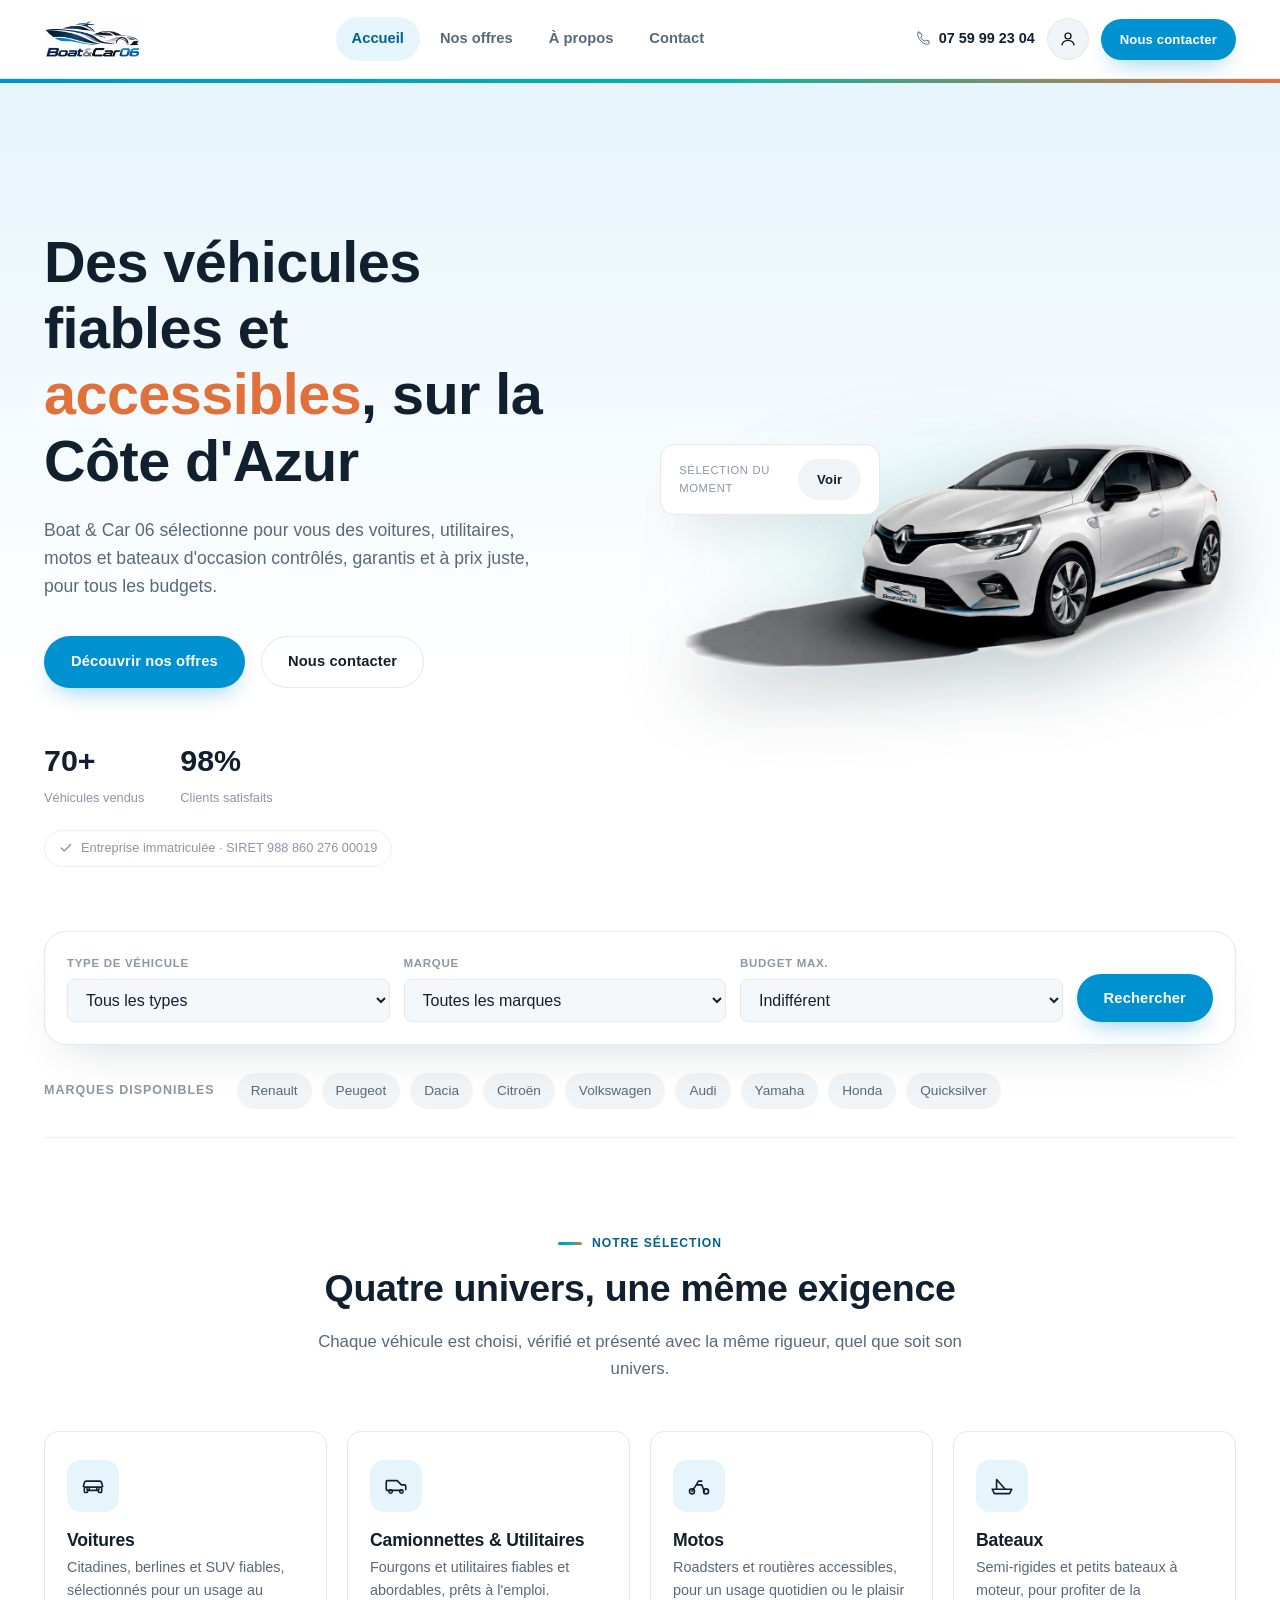
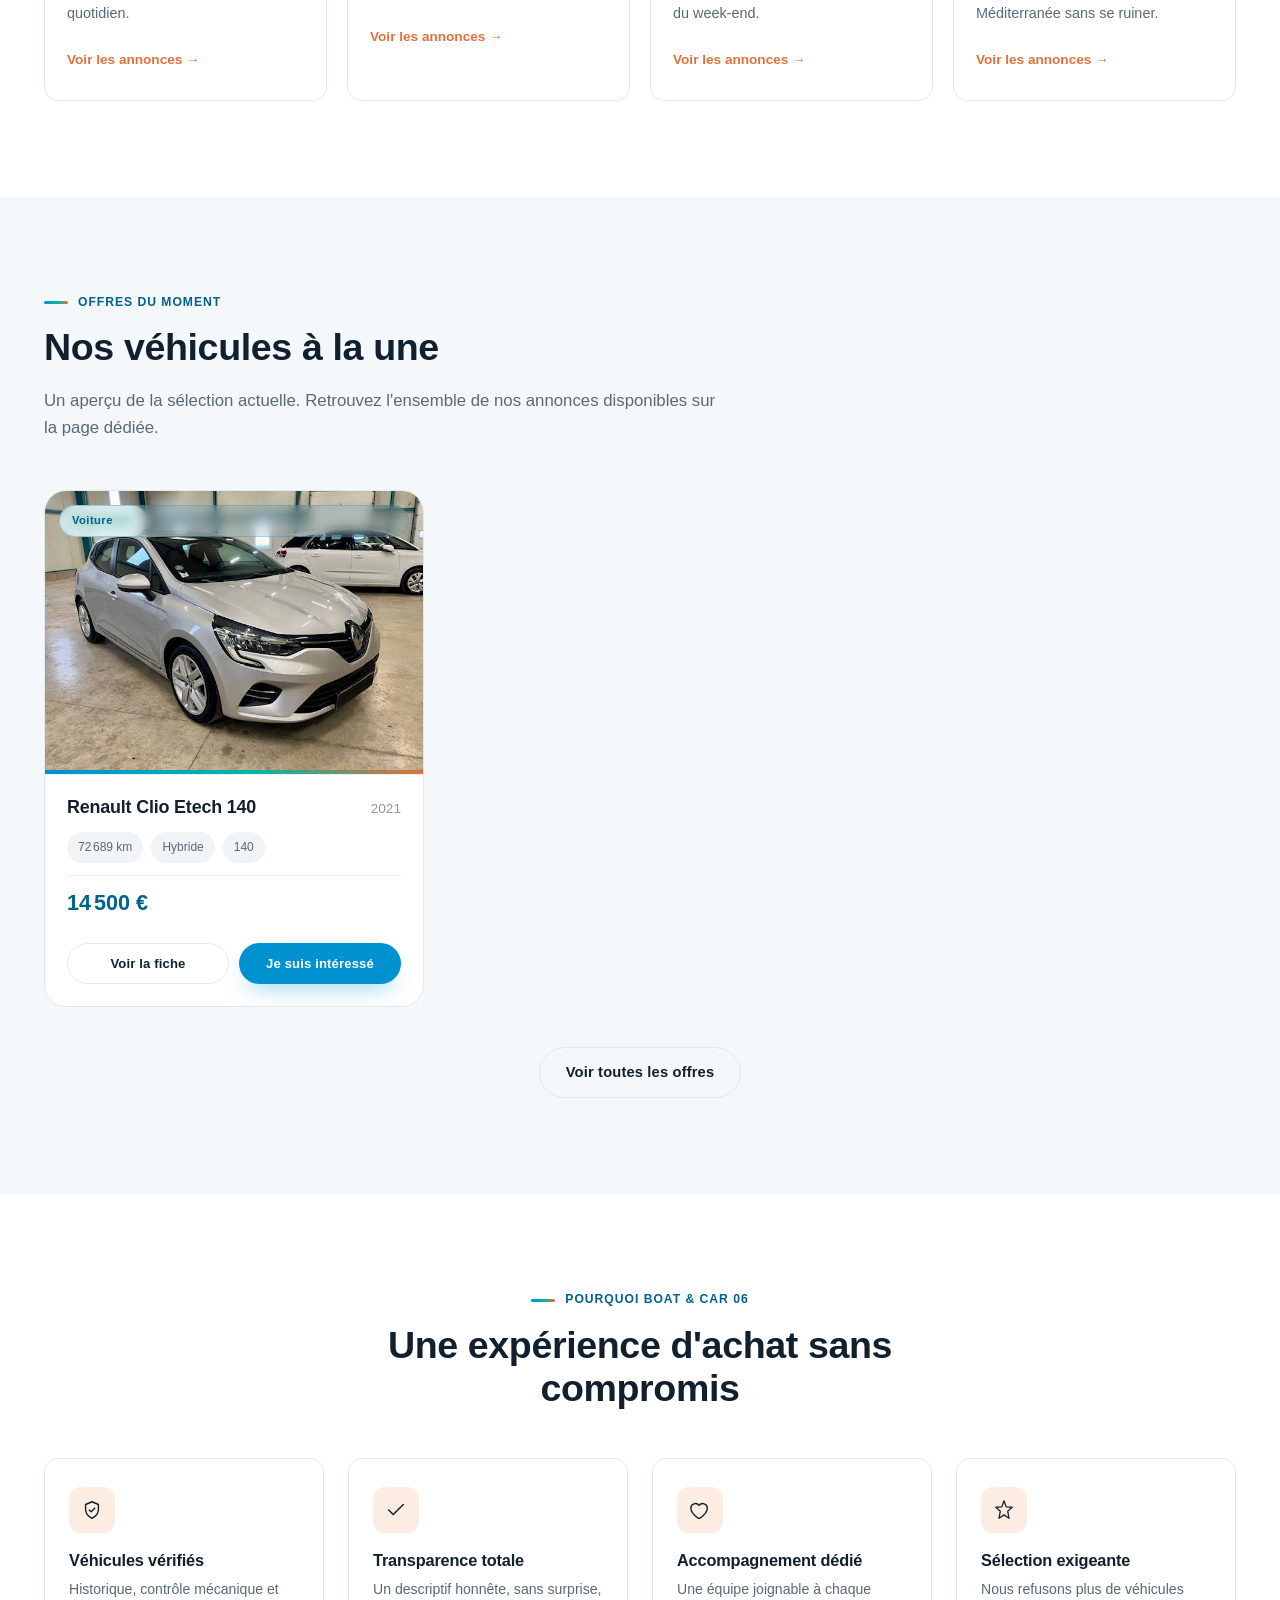
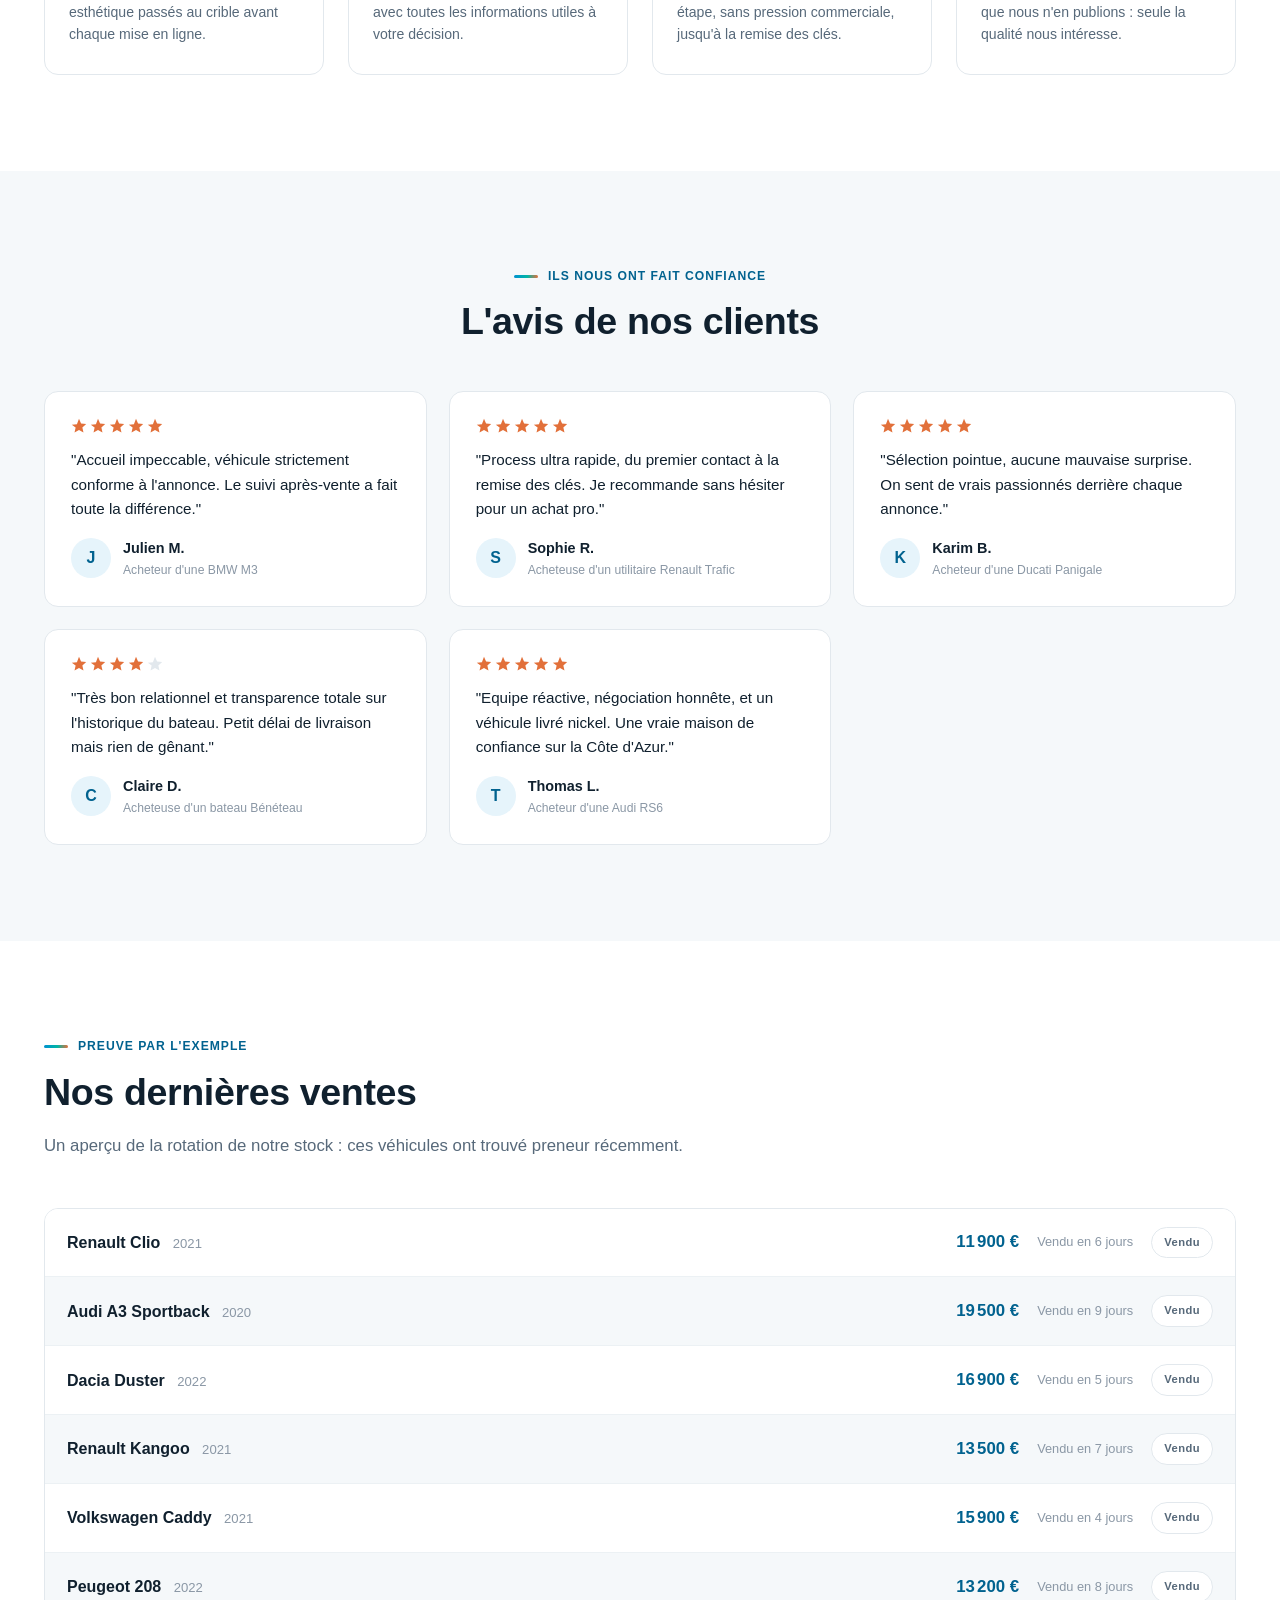
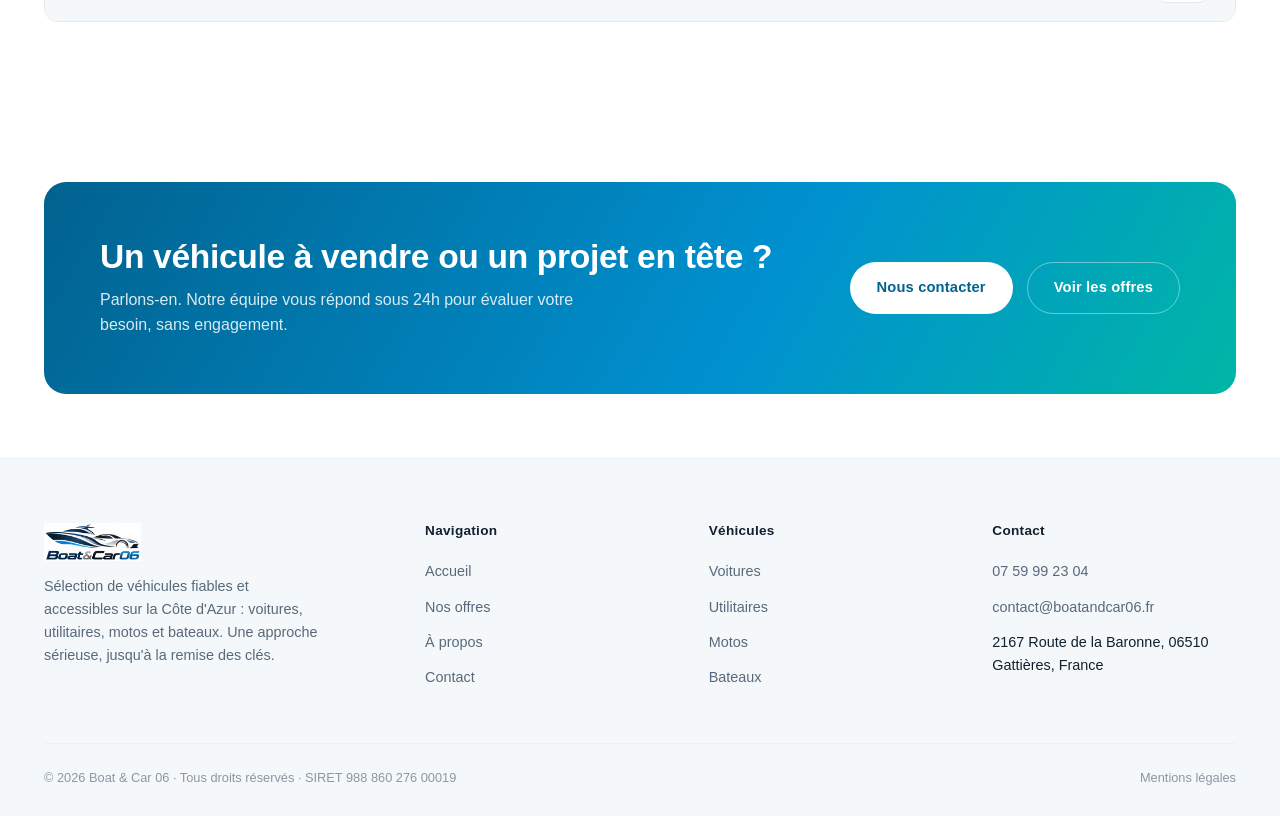
<file: index.html>
<!doctype html>
<html lang="fr">
<head>
<meta charset="utf-8">
<meta name="viewport" content="width=device-width, initial-scale=1">
<meta http-equiv="Content-Security-Policy" content="default-src 'self'; script-src 'self' 'unsafe-inline'; style-src 'self' 'unsafe-inline' https://fonts.googleapis.com; img-src 'self' data:; font-src 'self' data: https://fonts.gstatic.com; connect-src 'self' https:; frame-src https://www.google.com; object-src 'none'; base-uri 'self'; form-action 'self';">
<title>Boat & Car 06 · Véhicules d'occasion accessibles sur la Côte d'Azur</title>
<meta name="description" content="Boat & Car 06 : voitures, utilitaires, motos et bateaux d'occasion fiables et accessibles sur la Côte d'Azur. Consultez nos offres et manifestez votre intérêt en quelques clics.">
<link rel="icon" href="logo-icon.png" type="image/png">
<link rel="stylesheet" href="style.css">
</head>
<body>

<header class="navbar">
  <div class="container">
    <a href="index.html" class="brand">
      <img src="logo-lockup.png" alt="Boat & Car 06" class="brand__logo">
    </a>
    <nav class="nav-links">
      <a href="index.html" class="active">Accueil</a>
      <a href="offres.html">Nos offres</a>
      <a href="a-propos.html">À propos</a>
      <a href="contact.html">Contact</a>
    </nav>
    <div class="navbar__actions">
      <div class="navbar__phone">
        <svg viewBox="0 0 24 24" width="16" height="16"><path d="M6 3h3l1.5 5-2 1.5a11 11 0 0 0 6 6l1.5-2 5 1.5v3a2 2 0 0 1-2 2C11.6 20 4 12.4 4 3c0-1.1.9-2 2-2z" stroke="currentColor" stroke-width="1.4" fill="none"/></svg>
        <strong data-cfg-phone>07 59 99 23 04</strong>
      </div>
      <button class="icon-round-btn" data-account-toggle title="Connexion" aria-label="Connexion">
        <svg viewBox="0 0 24 24" fill="none"><path d="M12 12a4 4 0 1 0 0-8 4 4 0 0 0 0 8zM4 20c0-3.3 3.6-6 8-6s8 2.7 8 6" stroke="currentColor" stroke-width="1.6" stroke-linecap="round" stroke-linejoin="round"/></svg>
      </button>
      <a href="contact.html" class="btn btn--primary btn--sm">Nous contacter</a>
      <button class="nav-toggle" data-nav-toggle aria-label="Menu">
        <svg viewBox="0 0 24 24" width="20" height="20"><path d="M4 7h16M4 12h16M4 17h16" stroke="currentColor" stroke-width="2" fill="none" stroke-linecap="round"/></svg>
      </button>
    </div>
  </div>
</header>
  <div class="mobile-nav" data-mobile-nav>
    <a href="index.html">Accueil</a>
    <a href="offres.html">Nos offres</a>
    <a href="a-propos.html">À propos</a>
    <a href="contact.html">Contact</a>
    <a class="btn btn--primary btn--block" href="contact.html">Nous contacter</a>
  </div>


<!-- ========================= HERO / FUNNEL ENTRY ========================= -->
<section class="hero">
  <span class="hero__stripe"></span>
  <div class="container hero__grid">
    <div class="hero__content">
      <h1>Des véhicules fiables et <span class="accent">accessibles</span>, sur la Côte d'Azur</h1>
      <p class="hero__lead">Boat & Car 06 sélectionne pour vous des voitures, utilitaires, motos et bateaux d'occasion contrôlés, garantis et à prix juste, pour tous les budgets.</p>
      <div class="hero__ctas">
        <a href="offres.html" class="btn btn--primary">Découvrir nos offres</a>
        <a href="contact.html" class="btn btn--outline">Nous contacter</a>
      </div>
      <div class="hero__stats">
        <div class="stat"><b data-count="70" data-suffix="+">0</b><span>Véhicules vendus</span></div>
        <div class="stat"><b data-count="98" data-suffix="%">0</b><span>Clients satisfaits</span></div>
      </div>
        <p class="hero__siret" style="display:inline-flex;align-items:center;gap:8px;margin-top:20px;padding:7px 14px;border:1px solid var(--border-soft);border-radius:999px;font-size:.8rem;color:var(--text-faint);"><svg width="14" height="14" viewBox="0 0 24 24" fill="none" stroke="currentColor" stroke-width="2.4" stroke-linecap="round" stroke-linejoin="round" aria-hidden="true"><path d="M20 6 9 17l-5-5"/></svg>Entreprise immatriculée · SIRET 988 860 276 00019</p>
    </div>
    <div class="hero__visual">
      <div class="hero__badge">
        <div><small>Sélection du moment</small></div>
        <a href="offres.html?featured=1" class="btn btn--ghost btn--sm">Voir</a>
      </div>
      <img class="hero__car" src="hero-clio.png" width="1305" height="545" alt="Renault Clio blanche proposée par Boat & Car 06" loading="eager">
    </div>
  </div>
</section>

<div class="container">
  <form class="hero-search" data-hero-search>
    <div class="field">
      <label for="hero-type">Type de véhicule</label>
      <select id="hero-type">
        <option value="all">Tous les types</option>
        <option value="voiture">Voitures</option>
        <option value="utilitaire">Camionnettes & Utilitaires</option>
        <option value="moto">Motos</option>
        <option value="bateau">Bateaux</option>
      </select>
    </div>
    <div class="field">
      <label for="hero-marque">Marque</label>
      <select id="hero-marque"><option value="all">Toutes les marques</option></select>
    </div>
    <div class="field">
      <label for="hero-budget">Budget max.</label>
      <select id="hero-budget">
        <option value="all">Indifférent</option>
        <option value="25000">25 000 €</option>
        <option value="50000">50 000 €</option>
        <option value="80000">80 000 €</option>
        <option value="120000">120 000 €</option>
        <option value="200000">200 000 €</option>
      </select>
    </div>
    <button type="submit" class="btn btn--primary">Rechercher</button>
  </form>
</div>

<div class="container">
  <div class="brand-strip">
    <span class="label">Marques disponibles</span>
    <div class="brands">
      <a href="offres.html?marque=Renault">Renault</a>
      <a href="offres.html?marque=Peugeot">Peugeot</a>
      <a href="offres.html?marque=Dacia">Dacia</a>
      <a href="offres.html?marque=Citro%C3%ABn">Citroën</a>
      <a href="offres.html?marque=Volkswagen">Volkswagen</a>
      <a href="offres.html?marque=Audi">Audi</a>
      <a href="offres.html?marque=Yamaha">Yamaha</a>
      <a href="offres.html?marque=Honda">Honda</a>
      <a href="offres.html?marque=Quicksilver">Quicksilver</a>
    </div>
  </div>
</div>

<!-- ========================= CATEGORIES ========================= -->
<section class="section">
  <div class="container">
    <div class="section-head center">
      <div class="eyebrow" style="justify-content:center">Notre sélection</div>
      <h2>Quatre univers, une même exigence</h2>
      <p>Chaque véhicule est choisi, vérifié et présenté avec la même rigueur, quel que soit son univers.</p>
    </div>
    <div class="cat-grid">
      <a class="cat-card" href="offres.html?type=voiture">
        <div class="icon"><svg viewBox="0 0 24 24" fill="none"><path d="M3 13l1-4a2 2 0 0 1 2-1.5h12A2 2 0 0 1 20 9l1 4M4 13h16v4a1 1 0 0 1-1 1h-1a1 1 0 0 1-1-1v-1H7v1a1 1 0 0 1-1 1H5a1 1 0 0 1-1-1z" stroke="currentColor" stroke-width="1.5"/><circle cx="7.5" cy="14.5" r="1.2" stroke="currentColor" stroke-width="1.3"/><circle cx="16.5" cy="14.5" r="1.2" stroke="currentColor" stroke-width="1.3"/></svg></div>
        <h3>Voitures</h3>
        <p>Citadines, berlines et SUV fiables, sélectionnés pour un usage au quotidien.</p>
        <span class="cat-link">Voir les annonces →</span>
      </a>
      <a class="cat-card" href="offres.html?type=utilitaire">
        <div class="icon"><svg viewBox="0 0 24 24" fill="none"><path d="M3 16V8a1 1 0 0 1 1-1h9l4 4h3a1 1 0 0 1 1 1v4" stroke="currentColor" stroke-width="1.5" stroke-linejoin="round"/><path d="M3 16h15" stroke="currentColor" stroke-width="1.5"/><circle cx="7" cy="17" r="1.6" stroke="currentColor" stroke-width="1.4"/><circle cx="17" cy="17" r="1.6" stroke="currentColor" stroke-width="1.4"/></svg></div>
        <h3>Camionnettes & Utilitaires</h3>
        <p>Fourgons et utilitaires fiables et abordables, prêts à l'emploi.</p>
        <span class="cat-link">Voir les annonces →</span>
      </a>
      <a class="cat-card" href="offres.html?type=moto">
        <div class="icon"><svg viewBox="0 0 24 24" fill="none"><circle cx="5.5" cy="17" r="2.3" stroke="currentColor" stroke-width="1.5"/><circle cx="18.5" cy="17" r="2.3" stroke="currentColor" stroke-width="1.5"/><path d="M5.5 17l4-6h5l2.5 6M9.5 11l2-3.5h3" stroke="currentColor" stroke-width="1.5" stroke-linecap="round" stroke-linejoin="round"/></svg></div>
        <h3>Motos</h3>
        <p>Roadsters et routières accessibles, pour un usage quotidien ou le plaisir du week-end.</p>
        <span class="cat-link">Voir les annonces →</span>
      </a>
      <a class="cat-card" href="offres.html?type=bateau">
        <div class="icon"><svg viewBox="0 0 24 24" fill="none"><path d="M3 15h18l-2 4H5z" stroke="currentColor" stroke-width="1.5" stroke-linejoin="round"/><path d="M7 15V6l8 9" stroke="currentColor" stroke-width="1.5" stroke-linejoin="round"/></svg></div>
        <h3>Bateaux</h3>
        <p>Semi-rigides et petits bateaux à moteur, pour profiter de la Méditerranée sans se ruiner.</p>
        <span class="cat-link">Voir les annonces →</span>
      </a>
    </div>
  </div>
</section>

<!-- ========================= OFFRES VEDETTES ========================= -->
<section class="section section--alt">
  <div class="container">
    <div class="section-head">
      <div class="eyebrow">Offres du moment</div>
      <h2>Nos véhicules à la une</h2>
      <p>Un aperçu de la sélection actuelle. Retrouvez l'ensemble de nos annonces disponibles sur la page dédiée.</p>
    </div>
    <div class="listing-grid" data-featured-listings></div>
    <div class="text-center" style="margin-top:40px;">
      <a href="offres.html" class="btn btn--outline">Voir toutes les offres</a>
    </div>
  </div>
</section>

<!-- ========================= POURQUOI NOUS ========================= -->
<section class="section">
  <div class="container">
    <div class="section-head center">
      <div class="eyebrow" style="justify-content:center">Pourquoi Boat & Car 06</div>
      <h2>Une expérience d'achat sans compromis</h2>
    </div>
    <div class="value-grid">
      <div class="value-card">
        <div class="icon"><svg viewBox="0 0 24 24" fill="none"><path d="M12 3l7 3v5c0 5-3.4 8.4-7 10-3.6-1.6-7-5-7-10V6z" stroke="currentColor" stroke-width="1.5" stroke-linejoin="round"/><path d="M9 12l2 2 4-4" stroke="currentColor" stroke-width="1.5" stroke-linecap="round" stroke-linejoin="round"/></svg></div>
        <h3>Véhicules vérifiés</h3>
        <p>Historique, contrôle mécanique et esthétique passés au crible avant chaque mise en ligne.</p>
      </div>
      <div class="value-card">
        <div class="icon"><svg viewBox="0 0 24 24" fill="none"><path d="M4 12l5 5L20 6" stroke="currentColor" stroke-width="1.6" stroke-linecap="round" stroke-linejoin="round"/></svg></div>
        <h3>Transparence totale</h3>
        <p>Un descriptif honnête, sans surprise, avec toutes les informations utiles à votre décision.</p>
      </div>
      <div class="value-card">
        <div class="icon"><svg viewBox="0 0 24 24" fill="none"><path d="M12 21c4-3 8-6.5 8-11a5 5 0 0 0-9-3 5 5 0 0 0-9 3c0 4.5 4 8 8 11z" stroke="currentColor" stroke-width="1.5" stroke-linejoin="round"/></svg></div>
        <h3>Accompagnement dédié</h3>
        <p>Une équipe joignable à chaque étape, sans pression commerciale, jusqu'à la remise des clés.</p>
      </div>
      <div class="value-card">
        <div class="icon"><svg viewBox="0 0 24 24" fill="none"><path d="M12 2l2.4 6.6L21 9l-5 4.3L17.5 21 12 17.3 6.5 21 8 13.3 3 9l6.6-.4z" stroke="currentColor" stroke-width="1.4" stroke-linejoin="round"/></svg></div>
        <h3>Sélection exigeante</h3>
        <p>Nous refusons plus de véhicules que nous n'en publions : seule la qualité nous intéresse.</p>
      </div>
    </div>
  </div>
</section>

<!-- ========================= AVIS CLIENTS ========================= -->
<section class="section section--alt">
  <div class="container">
    <div class="section-head center">
      <div class="eyebrow" style="justify-content:center">Ils nous ont fait confiance</div>
      <h2>L'avis de nos clients</h2>
    </div>
    <div class="review-grid" data-reviews></div>
  </div>
</section>

<!-- ========================= DERNIÈRES VENTES ========================= -->
<section class="section">
  <div class="container">
    <div class="section-head">
      <div class="eyebrow">Preuve par l'exemple</div>
      <h2>Nos dernières ventes</h2>
      <p>Un aperçu de la rotation de notre stock : ces véhicules ont trouvé preneur récemment.</p>
    </div>
    <div class="sales-list" data-sales-list></div>
  </div>
</section>

<!-- ========================= CTA FINAL ========================= -->
<section class="section section--tight">
  <div class="container">
    <div class="cta-banner">
      <div>
        <h2>Un véhicule à vendre ou un projet en tête ?</h2>
        <p>Parlons-en. Notre équipe vous répond sous 24h pour évaluer votre besoin, sans engagement.</p>
      </div>
      <div class="cta-banner__actions">
        <a href="contact.html" class="btn btn--primary">Nous contacter</a>
        <a href="offres.html" class="btn btn--outline">Voir les offres</a>
      </div>
    </div>
  </div>
</section>

<footer class="site-footer">
  <div class="container">
    <div class="footer-grid">
      <div class="footer-brand">
        <a href="index.html" class="brand" style="margin-bottom:14px;">
          <img src="logo-lockup.png" alt="Boat & Car 06" class="brand__logo">
        </a>
        <p>Sélection de véhicules fiables et accessibles sur la Côte d'Azur : voitures, utilitaires, motos et bateaux. Une approche sérieuse, jusqu'à la remise des clés.</p>
      </div>
      <div class="footer-col">
        <h4>Navigation</h4>
        <a href="index.html">Accueil</a>
        <a href="offres.html">Nos offres</a>
        <a href="a-propos.html">À propos</a>
        <a href="contact.html">Contact</a>
      </div>
      <div class="footer-col">
        <h4>Véhicules</h4>
        <a href="offres.html?type=voiture">Voitures</a>
        <a href="offres.html?type=utilitaire">Utilitaires</a>
        <a href="offres.html?type=moto">Motos</a>
        <a href="offres.html?type=bateau">Bateaux</a>
      </div>
      <div class="footer-col">
        <h4>Contact</h4>
        <a data-cfg-phone-href href="tel:"><span data-cfg-phone></span></a>
        <a data-cfg-email-href href="mailto:"><span data-cfg-email></span></a>
        <span data-cfg-address style="display:block;padding:6px 0;font-size:.9rem;"></span>
      </div>
    </div>
    <div class="footer-bottom">
      <span>© <span data-cfg-year></span> Boat & Car 06 · Tous droits réservés · SIRET 988 860 276 00019</span>
      <a href="a-propos.html#mentions-legales">Mentions légales</a>
    </div>
  </div>
</footer>

<!-- ========================= MODALE "JE SUIS INTÉRESSÉ" ========================= -->
<div class="modal-overlay" id="interest-modal">
  <div class="modal">
    <button class="modal-close" data-modal-close aria-label="Fermer">
      <svg viewBox="0 0 24 24" width="16" height="16" fill="none"><path d="M6 6l12 12M18 6L6 18" stroke="currentColor" stroke-width="2" stroke-linecap="round"/></svg>
    </button>
    <h3 style="text-transform:none;">Je suis intéressé</h3>
    <p class="modal-sub" data-modal-sub>Décrivez votre projet, nous revenons vers vous rapidement.</p>
    <form data-lead-form>
      <input type="hidden" id="interest-vehicule" name="vehicule" value="">
      <div class="form-grid">
        <div class="field"><label>Prénom</label><input type="text" name="prenom" required></div>
        <div class="field"><label>Nom</label><input type="text" name="nom" required></div>
        <div class="field"><label>Email</label><input type="email" name="email" required></div>
        <div class="field"><label>Téléphone</label><input type="tel" name="telephone" required></div>
        <div class="field field--full"><label>Message</label><textarea name="message" placeholder="Votre message (optionnel)"></textarea></div>
      </div>
      <button type="submit" class="btn btn--primary btn--block" style="margin-top:18px" data-label="Envoyer ma demande">Envoyer ma demande</button>
      <div class="form-success">✓ Merci ! Votre demande a bien été transmise, nous revenons vers vous rapidement.</div>
    </form>
  </div>
</div>

<div class="modal-overlay" id="login-modal">
  <div class="modal" style="max-width:420px;">
    <button class="modal-close" data-modal-close aria-label="Fermer">
      <svg viewBox="0 0 24 24" width="16" height="16" fill="none"><path d="M6 6l12 12M18 6L6 18" stroke="currentColor" stroke-width="2" stroke-linecap="round"/></svg>
    </button>
    <h3>Connexion</h3>
    <p class="modal-sub">Espace réservé à l'équipe Boat & Car 06.</p>
    <form>
      <div class="form-grid">
        <div class="field field--full"><label>Identifiant</label><input type="text" name="username" required autocomplete="username"></div>
        <div class="field field--full"><label>Mot de passe</label><input type="password" name="password" required autocomplete="current-password"></div>
      </div>
      <div class="form-error">Identifiant ou mot de passe incorrect.</div>
      <button type="submit" class="btn btn--primary btn--block" style="margin-top:18px;">Se connecter</button>
    </form>
  </div>
</div>

<div class="modal-overlay" id="admin-modal">
  <div class="modal modal--wide">
    <button class="modal-close" data-modal-close aria-label="Fermer">
      <svg viewBox="0 0 24 24" width="16" height="16" fill="none"><path d="M6 6l12 12M18 6L6 18" stroke="currentColor" stroke-width="2" stroke-linecap="round"/></svg>
    </button>
    <div class="admin-topbar">
      <div>
        <h3 style="margin-bottom:2px;">Espace admin</h3>
        <p class="modal-sub" style="margin-bottom:0;">Gestion des annonces</p>
      </div>
      <div style="display:flex;gap:8px;align-items:center;">
        <button type="button" class="icon-btn" data-admin-settings-toggle title="Paramètres de publication">
          <svg viewBox="0 0 24 24" fill="none"><path d="M12 15a3 3 0 1 0 0-6 3 3 0 0 0 0 6z" stroke="currentColor" stroke-width="1.6"/><path d="M19.4 13a7.4 7.4 0 0 0 0-2l2-1.5-2-3.4-2.3.9a7.4 7.4 0 0 0-1.7-1L15 3h-4l-.4 2a7.4 7.4 0 0 0-1.7 1l-2.3-.9-2 3.4L6.6 11a7.4 7.4 0 0 0 0 2l-2 1.5 2 3.4 2.3-.9a7.4 7.4 0 0 0 1.7 1L11 21h4l.4-2a7.4 7.4 0 0 0 1.7-1l2.3.9 2-3.4z" stroke="currentColor" stroke-width="1.3" stroke-linejoin="round"/></svg>
        </button>
        <button type="button" class="btn btn--ghost btn--sm" data-admin-logout>Déconnexion</button>
      </div>
    </div>
    <div class="admin-settings" data-admin-settings style="display:none;">
      <div class="form-grid">
        <div class="field field--full"><label>Dépôt GitHub (owner/repo)</label><input type="text" data-gh-repo placeholder="boatandcar06/boatandcar06.github.io"></div>
        <div class="field field--full"><label>Token d'accès GitHub</label><input type="password" data-gh-token placeholder="ghp_..."></div>
      </div>
      <button type="button" class="btn btn--outline btn--sm" data-gh-save>Enregistrer</button>
      <p class="field-hint" data-gh-save-feedback style="display:none;margin-top:8px;"></p>
    </div>
    <div class="admin-shell">
      <div class="admin-panel">
        <h2 data-form-title>Ajouter une annonce</h2>
        <form data-admin-form style="margin-top:16px;">
          <input type="hidden" name="editId" value="">
          <div class="form-grid">
            <div class="field">
              <label>Type</label>
              <select name="type">
                <option value="voiture">Voiture</option>
                <option value="utilitaire">Camionnette / Utilitaire</option>
                <option value="moto">Moto</option>
                <option value="bateau">Bateau</option>
              </select>
            </div>
            <div class="field">
              <label>Marque</label>
              <select name="marque"></select>
            </div>
            <div class="field"><label>Modèle</label><input type="text" name="modele" required placeholder="Ex : M3 Competition"></div>
            <div class="field"><label>Année</label><input type="number" name="annee" required min="1980" max="2100" value="2024"></div>
            <div class="field"><label>Prix (€)</label><input type="number" name="prix" required min="0" step="1"></div>
            <div class="field"><label>Kilométrage / heures</label><input type="number" name="km" min="0" step="1"></div>
            <div class="field">
              <label>Carburant</label>
              <select name="carburant"><option>Essence</option><option>Diesel</option><option>Hybride</option><option>Électrique</option><option>GPL</option><option>—</option></select>
            </div>
            <div class="field">
              <label>Transmission</label>
              <select name="transmission"><option>Manuelle</option><option>Automatique</option><option>—</option></select>
            </div>
            <div class="field"><label>Couleur</label><input type="text" name="couleur" placeholder="Ex : Bleu Isle of Man"></div>
            <div class="field"><label>Puissance</label><input type="text" name="puissance" placeholder="Ex : 381 ch"></div>
            <div class="field field--full"><label>Description</label><textarea name="description" placeholder="Court descriptif du véhicule"></textarea></div>
            <div class="field field--full"><label>Points forts (séparés par des virgules)</label><input type="text" name="points_forts" placeholder="Garantie 12 mois, Carnet constructeur, ..."></div>
            <div class="field field--full">
              <label>Photos (6 max)</label>
              <input type="file" name="photos" accept="image/*" multiple>
              <div class="admin-photo-preview" data-photo-preview></div>
            </div>
            <div class="field field--full">
              <label style="display:flex;align-items:center;gap:8px;flex-direction:row;text-transform:none;font-size:.9rem;color:var(--text);">
                <input type="checkbox" name="featured" style="width:auto;"> Mettre en avant sur la page d'accueil
              </label>
            </div>
          </div>
          <div style="display:flex;gap:10px;margin-top:18px;">
            <button type="submit" class="btn btn--primary btn--block" data-form-submit>Ajouter l'annonce</button>
            <button type="button" class="btn btn--outline" data-form-cancel style="display:none;">Annuler</button>
          </div>
        </form>
      </div>
      <div class="admin-panel">
        <div class="flex items-center" style="justify-content:space-between;">
          <h2>Annonces actuelles (<span data-admin-count>0</span>)</h2>
          <button type="button" class="btn btn--outline btn--sm" data-admin-reset>Réinitialiser</button>
        </div>
        <div class="admin-list" data-admin-list style="margin-top:16px;"></div>
        <button type="button" class="btn btn--primary btn--block" style="margin-top:20px;" data-admin-publish>Publier sur le site</button>
        <p class="field-hint" data-publish-feedback style="display:none;margin-top:10px;"></p>
      </div>
    </div>
  </div>
</div>

<script src="data-config.js"></script>
<script src="data-brands.js"></script>
<script>document.write('<script src="data-listings.js?t=' + Date.now() + '"><\/script>');</script>
<script src="data-sales.js"></script>
<script src="data-reviews.js"></script>
<script src="main.js"></script>
<script src="admin.js?v=2"></script>
</body>
</html>
</file>
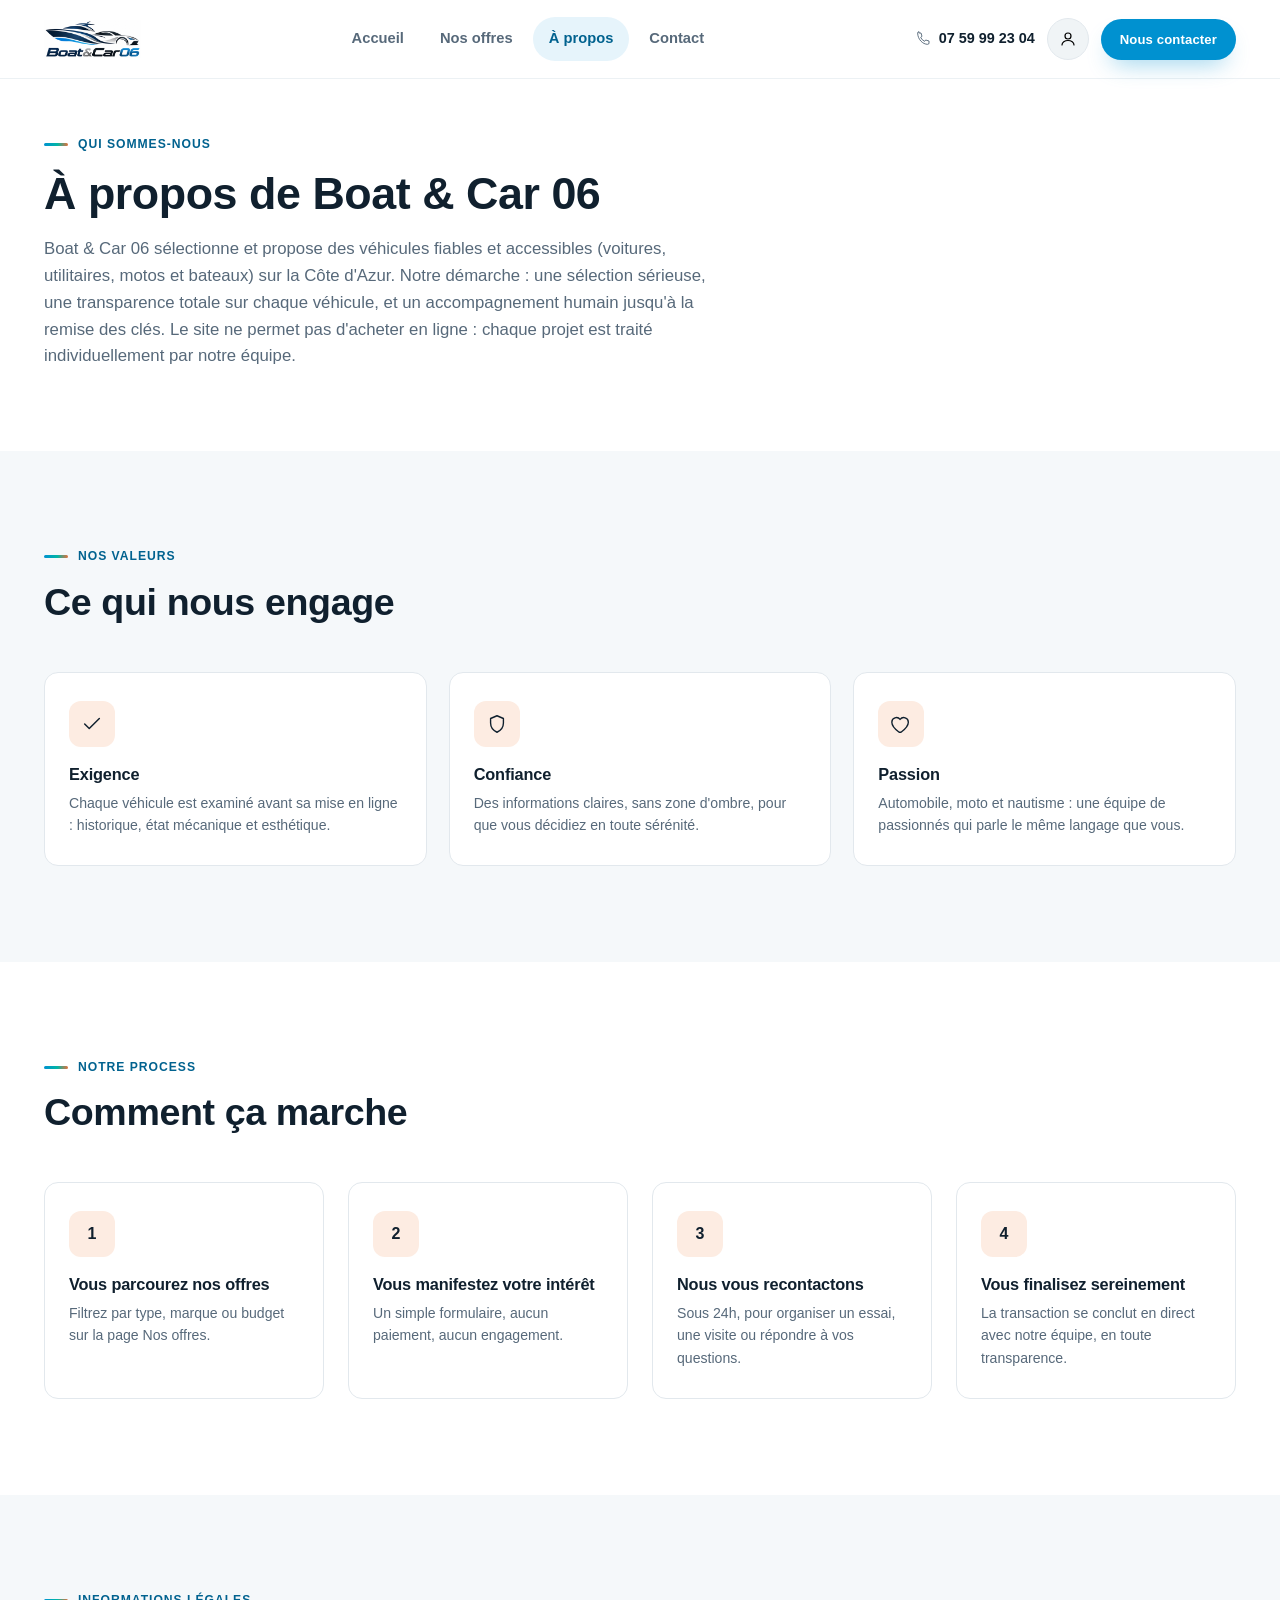
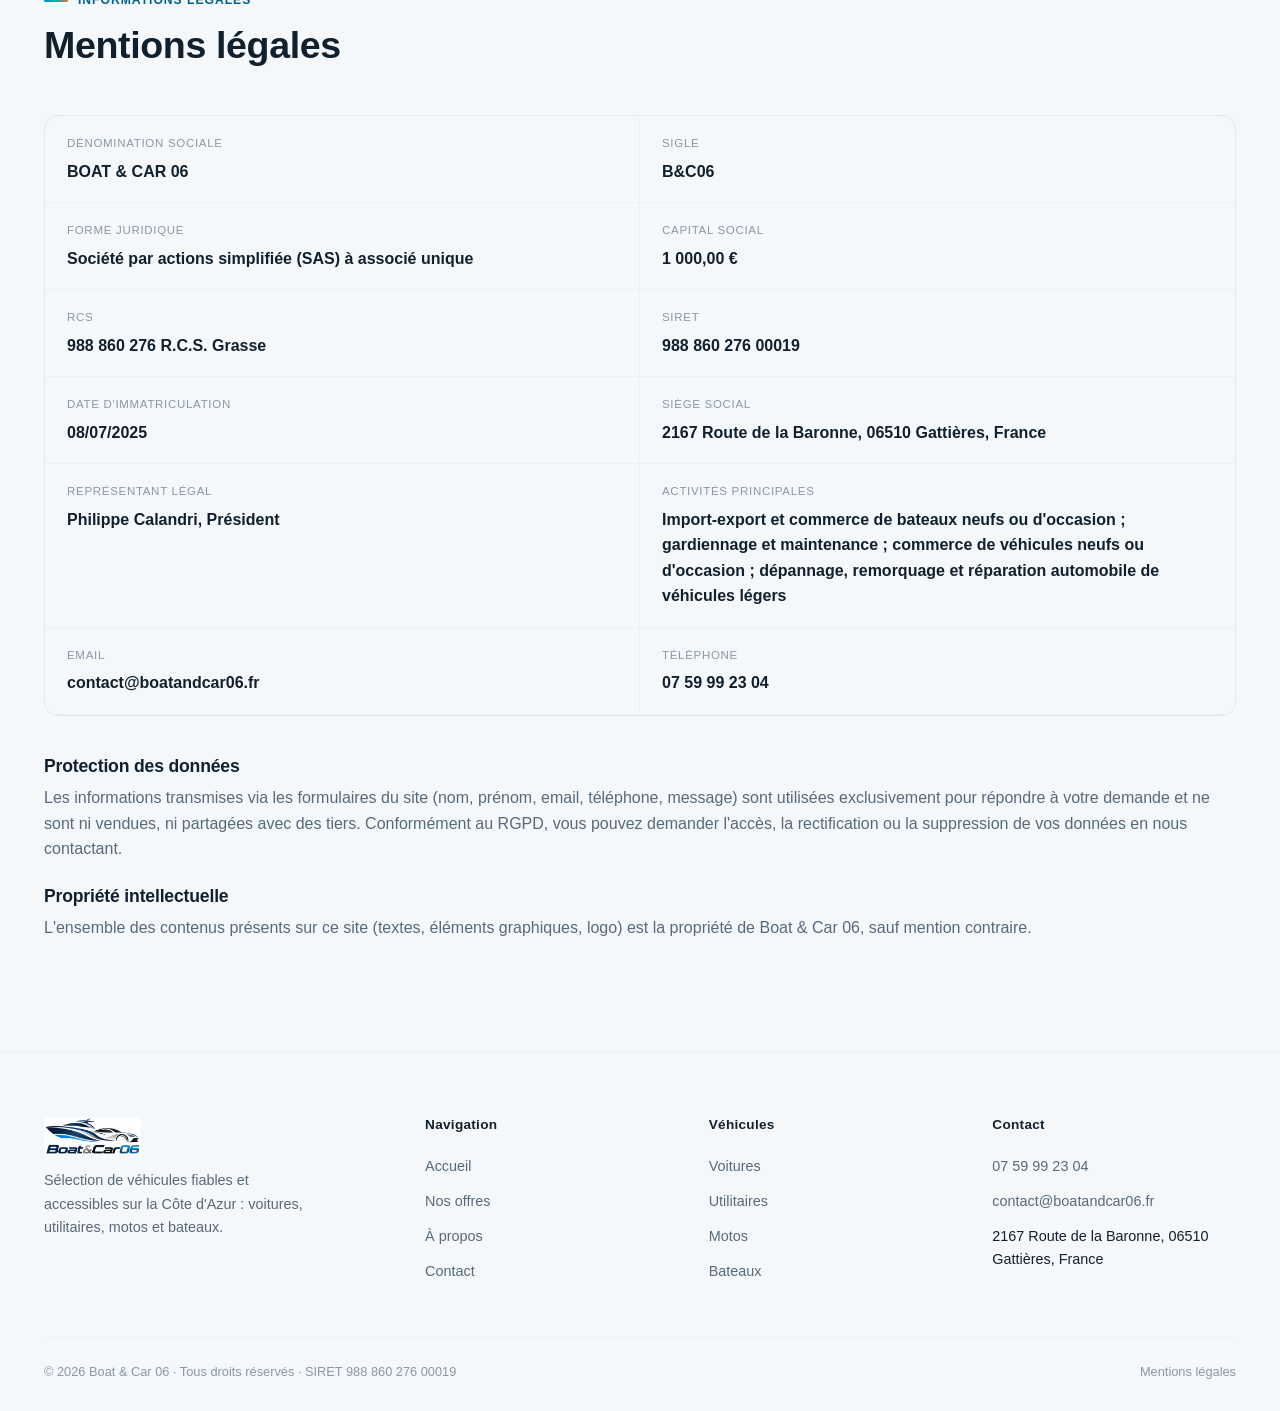
<file: a-propos.html>
<!doctype html>
<html lang="fr">
<head>
<meta charset="utf-8">
<meta name="viewport" content="width=device-width, initial-scale=1">
<meta http-equiv="Content-Security-Policy" content="default-src 'self'; script-src 'self' 'unsafe-inline'; style-src 'self' 'unsafe-inline' https://fonts.googleapis.com; img-src 'self' data:; font-src 'self' data: https://fonts.gstatic.com; connect-src 'self' https:; frame-src https://www.google.com; object-src 'none'; base-uri 'self'; form-action 'self';">
<title>À propos · Boat & Car 06</title>
<meta name="description" content="Découvrez Boat & Car 06 : nos valeurs, nos engagements et nos informations légales.">
<link rel="icon" href="logo-icon.png" type="image/png">
<link rel="stylesheet" href="style.css">
</head>
<body>

<header class="navbar">
  <div class="container">
    <a href="index.html" class="brand">
      <img src="logo-lockup.png" alt="Boat & Car 06" class="brand__logo">
    </a>
    <nav class="nav-links">
      <a href="index.html">Accueil</a>
      <a href="offres.html">Nos offres</a>
      <a href="a-propos.html" class="active">À propos</a>
      <a href="contact.html">Contact</a>
    </nav>
    <div class="navbar__actions">
      <div class="navbar__phone">
        <svg viewBox="0 0 24 24" width="16" height="16"><path d="M6 3h3l1.5 5-2 1.5a11 11 0 0 0 6 6l1.5-2 5 1.5v3a2 2 0 0 1-2 2C11.6 20 4 12.4 4 3c0-1.1.9-2 2-2z" stroke="currentColor" stroke-width="1.4" fill="none"/></svg>
        <strong data-cfg-phone>07 59 99 23 04</strong>
      </div>
      <button class="icon-round-btn" data-account-toggle title="Connexion" aria-label="Connexion">
        <svg viewBox="0 0 24 24" fill="none"><path d="M12 12a4 4 0 1 0 0-8 4 4 0 0 0 0 8zM4 20c0-3.3 3.6-6 8-6s8 2.7 8 6" stroke="currentColor" stroke-width="1.6" stroke-linecap="round" stroke-linejoin="round"/></svg>
      </button>
      <a href="contact.html" class="btn btn--primary btn--sm">Nous contacter</a>
      <button class="nav-toggle" data-nav-toggle aria-label="Menu">
        <svg viewBox="0 0 24 24" width="20" height="20"><path d="M4 7h16M4 12h16M4 17h16" stroke="currentColor" stroke-width="2" fill="none" stroke-linecap="round"/></svg>
      </button>
    </div>
  </div>
</header>
  <div class="mobile-nav" data-mobile-nav>
    <a href="index.html">Accueil</a>
    <a href="offres.html">Nos offres</a>
    <a href="a-propos.html">À propos</a>
    <a href="contact.html">Contact</a>
    <a class="btn btn--primary btn--block" href="contact.html">Nous contacter</a>
  </div>


<section class="section--tight" style="padding-top:56px;">
  <div class="container">
    <div class="eyebrow">Qui sommes-nous</div>
    <h1 style="font-size:clamp(1.9rem,4vw,2.8rem);margin-bottom:16px;">À propos de Boat & Car 06</h1>
    <p style="max-width:680px;font-size:1.05rem;">Boat & Car 06 sélectionne et propose des véhicules fiables et accessibles (voitures, utilitaires, motos et bateaux) sur la Côte d'Azur. Notre démarche : une sélection sérieuse, une transparence totale sur chaque véhicule, et un accompagnement humain jusqu'à la remise des clés. Le site ne permet pas d'acheter en ligne : chaque projet est traité individuellement par notre équipe.</p>
  </div>
</section>

<section class="section section--alt">
  <div class="container">
    <div class="section-head">
      <div class="eyebrow">Nos valeurs</div>
      <h2>Ce qui nous engage</h2>
    </div>
    <div class="values-grid">
      <div class="value-card">
        <div class="icon"><svg viewBox="0 0 24 24" fill="none"><path d="M4 12l5 5L20 6" stroke="currentColor" stroke-width="1.6" stroke-linecap="round" stroke-linejoin="round"/></svg></div>
        <h3>Exigence</h3>
        <p>Chaque véhicule est examiné avant sa mise en ligne : historique, état mécanique et esthétique.</p>
      </div>
      <div class="value-card">
        <div class="icon"><svg viewBox="0 0 24 24" fill="none"><path d="M12 3l7 3v5c0 5-3.4 8.4-7 10-3.6-1.6-7-5-7-10V6z" stroke="currentColor" stroke-width="1.5" stroke-linejoin="round"/></svg></div>
        <h3>Confiance</h3>
        <p>Des informations claires, sans zone d'ombre, pour que vous décidiez en toute sérénité.</p>
      </div>
      <div class="value-card">
        <div class="icon"><svg viewBox="0 0 24 24" fill="none"><path d="M12 21c4-3 8-6.5 8-11a5 5 0 0 0-9-3 5 5 0 0 0-9 3c0 4.5 4 8 8 11z" stroke="currentColor" stroke-width="1.5" stroke-linejoin="round"/></svg></div>
        <h3>Passion</h3>
        <p>Automobile, moto et nautisme : une équipe de passionnés qui parle le même langage que vous.</p>
      </div>
    </div>
  </div>
</section>

<section class="section">
  <div class="container">
    <div class="section-head">
      <div class="eyebrow">Notre process</div>
      <h2>Comment ça marche</h2>
    </div>
    <div class="value-grid">
      <div class="value-card">
        <div class="icon" style="font-family:var(--font-display);font-weight:700;color:var(--gold-soft);align-items:center;justify-content:center;display:flex;">1</div>
        <h3>Vous parcourez nos offres</h3>
        <p>Filtrez par type, marque ou budget sur la page Nos offres.</p>
      </div>
      <div class="value-card">
        <div class="icon" style="font-family:var(--font-display);font-weight:700;color:var(--gold-soft);align-items:center;justify-content:center;display:flex;">2</div>
        <h3>Vous manifestez votre intérêt</h3>
        <p>Un simple formulaire, aucun paiement, aucun engagement.</p>
      </div>
      <div class="value-card">
        <div class="icon" style="font-family:var(--font-display);font-weight:700;color:var(--gold-soft);align-items:center;justify-content:center;display:flex;">3</div>
        <h3>Nous vous recontactons</h3>
        <p>Sous 24h, pour organiser un essai, une visite ou répondre à vos questions.</p>
      </div>
      <div class="value-card">
        <div class="icon" style="font-family:var(--font-display);font-weight:700;color:var(--gold-soft);align-items:center;justify-content:center;display:flex;">4</div>
        <h3>Vous finalisez sereinement</h3>
        <p>La transaction se conclut en direct avec notre équipe, en toute transparence.</p>
      </div>
    </div>
  </div>
</section>

<!-- ========================= MENTIONS LÉGALES ========================= -->
<section class="section section--alt" id="mentions-legales">
  <div class="container">
    <div class="section-head">
      <div class="eyebrow">Informations légales</div>
      <h2>Mentions légales</h2>
    </div>
    <div class="legal-grid">
      <div><small>Dénomination sociale</small><strong>BOAT & CAR 06</strong></div>
      <div><small>Sigle</small><strong>B&C06</strong></div>
      <div><small>Forme juridique</small><strong>Société par actions simplifiée (SAS) à associé unique</strong></div>
      <div><small>Capital social</small><strong>1 000,00 €</strong></div>
      <div><small>RCS</small><strong>988 860 276 R.C.S. Grasse</strong></div>
      <div><small>SIRET</small><strong>988 860 276 00019</strong></div>
      <div><small>Date d'immatriculation</small><strong>08/07/2025</strong></div>
      <div><small>Siège social</small><strong data-cfg-address>2167 Route de la Baronne, 06510 Gattières</strong></div>
      <div><small>Représentant légal</small><strong>Philippe Calandri, Président</strong></div>
      <div><small>Activités principales</small><strong>Import-export et commerce de bateaux neufs ou d'occasion ; gardiennage et maintenance ; commerce de véhicules neufs ou d'occasion ; dépannage, remorquage et réparation automobile de véhicules légers</strong></div>
      <div><small>Email</small><strong data-cfg-email>contact@boatandcar06.fr</strong></div>
      <div><small>Téléphone</small><strong data-cfg-phone>07 59 99 23 04</strong></div>
    </div>

    <div style="margin-top:40px;">
      <h3 style="text-transform:none;font-size:1.1rem;">Protection des données</h3>
      <p>Les informations transmises via les formulaires du site (nom, prénom, email, téléphone, message) sont utilisées exclusivement pour répondre à votre demande et ne sont ni vendues, ni partagées avec des tiers. Conformément au RGPD, vous pouvez demander l'accès, la rectification ou la suppression de vos données en nous contactant.</p>
      <h3 style="text-transform:none;font-size:1.1rem;margin-top:24px;">Propriété intellectuelle</h3>
      <p>L'ensemble des contenus présents sur ce site (textes, éléments graphiques, logo) est la propriété de Boat & Car 06, sauf mention contraire.</p>
    </div>
  </div>
</section>

<footer class="site-footer">
  <div class="container">
    <div class="footer-grid">
      <div class="footer-brand">
        <a href="index.html" class="brand" style="margin-bottom:14px;">
          <img src="logo-lockup.png" alt="Boat & Car 06" class="brand__logo">
        </a>
        <p>Sélection de véhicules fiables et accessibles sur la Côte d'Azur : voitures, utilitaires, motos et bateaux.</p>
      </div>
      <div class="footer-col">
        <h4>Navigation</h4>
        <a href="index.html">Accueil</a>
        <a href="offres.html">Nos offres</a>
        <a href="a-propos.html">À propos</a>
        <a href="contact.html">Contact</a>
      </div>
      <div class="footer-col">
        <h4>Véhicules</h4>
        <a href="offres.html?type=voiture">Voitures</a>
        <a href="offres.html?type=utilitaire">Utilitaires</a>
        <a href="offres.html?type=moto">Motos</a>
        <a href="offres.html?type=bateau">Bateaux</a>
      </div>
      <div class="footer-col">
        <h4>Contact</h4>
        <a data-cfg-phone-href href="tel:"><span data-cfg-phone></span></a>
        <a data-cfg-email-href href="mailto:"><span data-cfg-email></span></a>
        <span data-cfg-address style="display:block;padding:6px 0;font-size:.9rem;"></span>
      </div>
    </div>
    <div class="footer-bottom">
      <span>© <span data-cfg-year></span> Boat & Car 06 · Tous droits réservés · SIRET 988 860 276 00019</span>
      <a href="a-propos.html#mentions-legales">Mentions légales</a>
    </div>
  </div>
</footer>

<div class="modal-overlay" id="login-modal">
  <div class="modal" style="max-width:420px;">
    <button class="modal-close" data-modal-close aria-label="Fermer">
      <svg viewBox="0 0 24 24" width="16" height="16" fill="none"><path d="M6 6l12 12M18 6L6 18" stroke="currentColor" stroke-width="2" stroke-linecap="round"/></svg>
    </button>
    <h3>Connexion</h3>
    <p class="modal-sub">Espace réservé à l'équipe Boat & Car 06.</p>
    <form>
      <div class="form-grid">
        <div class="field field--full"><label>Identifiant</label><input type="text" name="username" required autocomplete="username"></div>
        <div class="field field--full"><label>Mot de passe</label><input type="password" name="password" required autocomplete="current-password"></div>
      </div>
      <div class="form-error">Identifiant ou mot de passe incorrect.</div>
      <button type="submit" class="btn btn--primary btn--block" style="margin-top:18px;">Se connecter</button>
    </form>
  </div>
</div>

<div class="modal-overlay" id="admin-modal">
  <div class="modal modal--wide">
    <button class="modal-close" data-modal-close aria-label="Fermer">
      <svg viewBox="0 0 24 24" width="16" height="16" fill="none"><path d="M6 6l12 12M18 6L6 18" stroke="currentColor" stroke-width="2" stroke-linecap="round"/></svg>
    </button>
    <div class="admin-topbar">
      <div>
        <h3 style="margin-bottom:2px;">Espace admin</h3>
        <p class="modal-sub" style="margin-bottom:0;">Gestion des annonces</p>
      </div>
      <div style="display:flex;gap:8px;align-items:center;">
        <button type="button" class="icon-btn" data-admin-settings-toggle title="Paramètres de publication">
          <svg viewBox="0 0 24 24" fill="none"><path d="M12 15a3 3 0 1 0 0-6 3 3 0 0 0 0 6z" stroke="currentColor" stroke-width="1.6"/><path d="M19.4 13a7.4 7.4 0 0 0 0-2l2-1.5-2-3.4-2.3.9a7.4 7.4 0 0 0-1.7-1L15 3h-4l-.4 2a7.4 7.4 0 0 0-1.7 1l-2.3-.9-2 3.4L6.6 11a7.4 7.4 0 0 0 0 2l-2 1.5 2 3.4 2.3-.9a7.4 7.4 0 0 0 1.7 1L11 21h4l.4-2a7.4 7.4 0 0 0 1.7-1l2.3.9 2-3.4z" stroke="currentColor" stroke-width="1.3" stroke-linejoin="round"/></svg>
        </button>
        <button type="button" class="btn btn--ghost btn--sm" data-admin-logout>Déconnexion</button>
      </div>
    </div>
    <div class="admin-settings" data-admin-settings style="display:none;">
      <div class="form-grid">
        <div class="field field--full"><label>Dépôt GitHub (owner/repo)</label><input type="text" data-gh-repo placeholder="boatandcar06/boatandcar06.github.io"></div>
        <div class="field field--full"><label>Token d'accès GitHub</label><input type="password" data-gh-token placeholder="ghp_..."></div>
      </div>
      <button type="button" class="btn btn--outline btn--sm" data-gh-save>Enregistrer</button>
      <p class="field-hint" data-gh-save-feedback style="display:none;margin-top:8px;"></p>
    </div>
    <div class="admin-shell">
      <div class="admin-panel">
        <h2 data-form-title>Ajouter une annonce</h2>
        <form data-admin-form style="margin-top:16px;">
          <input type="hidden" name="editId" value="">
          <div class="form-grid">
            <div class="field">
              <label>Type</label>
              <select name="type">
                <option value="voiture">Voiture</option>
                <option value="utilitaire">Camionnette / Utilitaire</option>
                <option value="moto">Moto</option>
                <option value="bateau">Bateau</option>
              </select>
            </div>
            <div class="field">
              <label>Marque</label>
              <select name="marque"></select>
            </div>
            <div class="field"><label>Modèle</label><input type="text" name="modele" required placeholder="Ex : M3 Competition"></div>
            <div class="field"><label>Année</label><input type="number" name="annee" required min="1980" max="2100" value="2024"></div>
            <div class="field"><label>Prix (€)</label><input type="number" name="prix" required min="0" step="1"></div>
            <div class="field"><label>Kilométrage / heures</label><input type="number" name="km" min="0" step="1"></div>
            <div class="field">
              <label>Carburant</label>
              <select name="carburant"><option>Essence</option><option>Diesel</option><option>Hybride</option><option>Électrique</option><option>GPL</option><option>—</option></select>
            </div>
            <div class="field">
              <label>Transmission</label>
              <select name="transmission"><option>Manuelle</option><option>Automatique</option><option>—</option></select>
            </div>
            <div class="field"><label>Couleur</label><input type="text" name="couleur" placeholder="Ex : Bleu Isle of Man"></div>
            <div class="field"><label>Puissance</label><input type="text" name="puissance" placeholder="Ex : 381 ch"></div>
            <div class="field field--full"><label>Description</label><textarea name="description" placeholder="Court descriptif du véhicule"></textarea></div>
            <div class="field field--full"><label>Points forts (séparés par des virgules)</label><input type="text" name="points_forts" placeholder="Garantie 12 mois, Carnet constructeur, ..."></div>
            <div class="field field--full">
              <label>Photos (6 max)</label>
              <input type="file" name="photos" accept="image/*" multiple>
              <div class="admin-photo-preview" data-photo-preview></div>
            </div>
            <div class="field field--full">
              <label style="display:flex;align-items:center;gap:8px;flex-direction:row;text-transform:none;font-size:.9rem;color:var(--text);">
                <input type="checkbox" name="featured" style="width:auto;"> Mettre en avant sur la page d'accueil
              </label>
            </div>
          </div>
          <div style="display:flex;gap:10px;margin-top:18px;">
            <button type="submit" class="btn btn--primary btn--block" data-form-submit>Ajouter l'annonce</button>
            <button type="button" class="btn btn--outline" data-form-cancel style="display:none;">Annuler</button>
          </div>
        </form>
      </div>
      <div class="admin-panel">
        <div class="flex items-center" style="justify-content:space-between;">
          <h2>Annonces actuelles (<span data-admin-count>0</span>)</h2>
          <button type="button" class="btn btn--outline btn--sm" data-admin-reset>Réinitialiser</button>
        </div>
        <div class="admin-list" data-admin-list style="margin-top:16px;"></div>
        <button type="button" class="btn btn--primary btn--block" style="margin-top:20px;" data-admin-publish>Publier sur le site</button>
        <p class="field-hint" data-publish-feedback style="display:none;margin-top:10px;"></p>
      </div>
    </div>
  </div>
</div>

<script src="data-config.js"></script>
<script src="data-brands.js"></script>
<script>document.write('<script src="data-listings.js?t=' + Date.now() + '"><\/script>');</script>
<script src="data-sales.js"></script>
<script src="data-reviews.js"></script>
<script src="main.js"></script>
<script src="admin.js?v=2"></script>
</body>
</html>
</file>
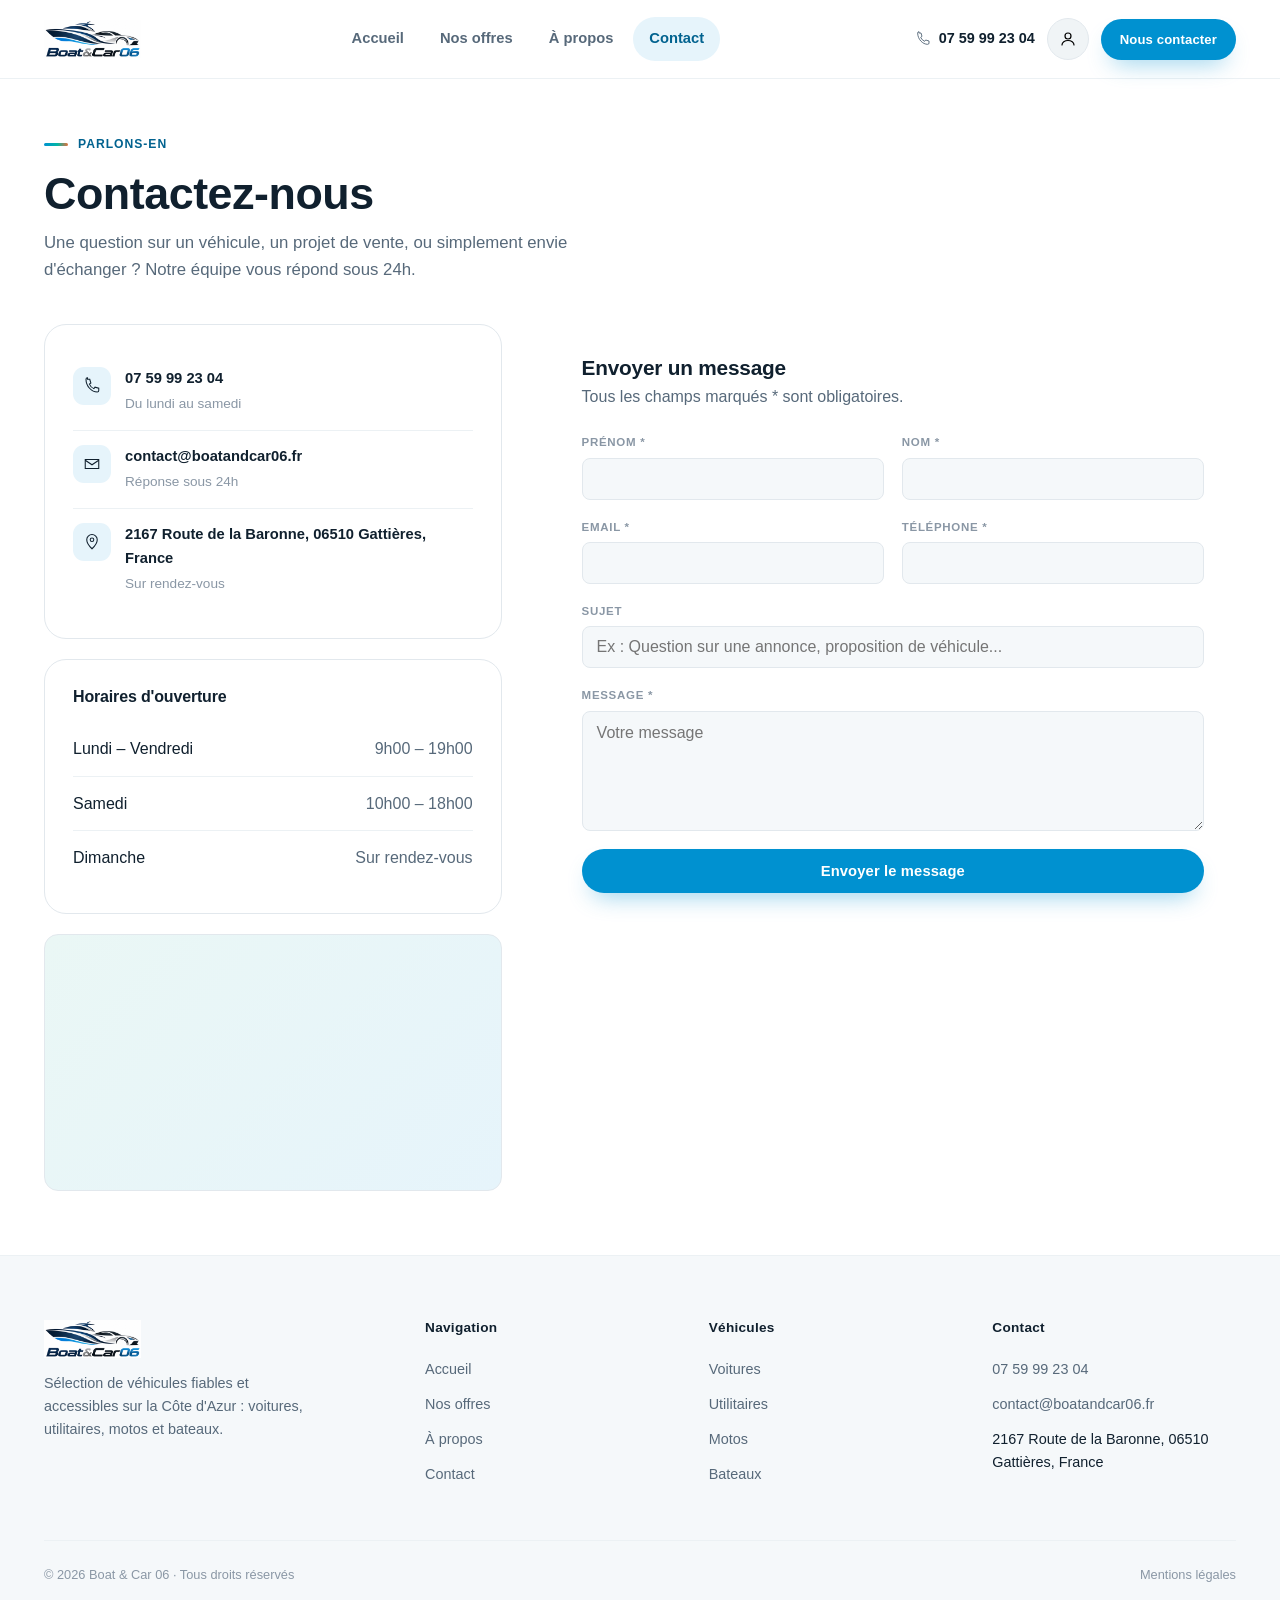
<file: contact.html>
<!doctype html>
<html lang="fr">
<head>
<meta charset="utf-8">
<meta name="viewport" content="width=device-width, initial-scale=1">
<meta http-equiv="Content-Security-Policy" content="default-src 'self'; script-src 'self' 'unsafe-inline'; style-src 'self' 'unsafe-inline' https://fonts.googleapis.com; img-src 'self' data:; font-src 'self' data: https://fonts.gstatic.com; connect-src 'self' https:; frame-src https://www.google.com; object-src 'none'; base-uri 'self'; form-action 'self';">
<title>Contact · Boat & Car 06</title>
<meta name="description" content="Contactez Boat & Car 06 : téléphone, email, adresse et formulaire de contact.">
<link rel="icon" href="logo-icon.png" type="image/png">
<link rel="stylesheet" href="style.css">
</head>
<body>

<header class="navbar">
  <div class="container">
    <a href="index.html" class="brand">
      <img src="logo-lockup.png" alt="Boat & Car 06" class="brand__logo">
    </a>
    <nav class="nav-links">
      <a href="index.html">Accueil</a>
      <a href="offres.html">Nos offres</a>
      <a href="a-propos.html">À propos</a>
      <a href="contact.html" class="active">Contact</a>
    </nav>
    <div class="navbar__actions">
      <div class="navbar__phone">
        <svg viewBox="0 0 24 24" width="16" height="16"><path d="M6 3h3l1.5 5-2 1.5a11 11 0 0 0 6 6l1.5-2 5 1.5v3a2 2 0 0 1-2 2C11.6 20 4 12.4 4 3c0-1.1.9-2 2-2z" stroke="currentColor" stroke-width="1.4" fill="none"/></svg>
        <strong data-cfg-phone>07 59 99 23 04</strong>
      </div>
      <button class="icon-round-btn" data-account-toggle title="Connexion" aria-label="Connexion">
        <svg viewBox="0 0 24 24" fill="none"><path d="M12 12a4 4 0 1 0 0-8 4 4 0 0 0 0 8zM4 20c0-3.3 3.6-6 8-6s8 2.7 8 6" stroke="currentColor" stroke-width="1.6" stroke-linecap="round" stroke-linejoin="round"/></svg>
      </button>
      <a href="contact.html" class="btn btn--primary btn--sm">Nous contacter</a>
      <button class="nav-toggle" data-nav-toggle aria-label="Menu">
        <svg viewBox="0 0 24 24" width="20" height="20"><path d="M4 7h16M4 12h16M4 17h16" stroke="currentColor" stroke-width="2" fill="none" stroke-linecap="round"/></svg>
      </button>
    </div>
  </div>
</header>
  <div class="mobile-nav" data-mobile-nav>
    <a href="index.html">Accueil</a>
    <a href="offres.html">Nos offres</a>
    <a href="a-propos.html">À propos</a>
    <a href="contact.html">Contact</a>
    <a class="btn btn--primary btn--block" href="contact.html">Nous contacter</a>
  </div>


<section class="section--tight" style="padding-top:56px;">
  <div class="container">
    <div class="eyebrow">Parlons-en</div>
    <h1 style="font-size:clamp(1.9rem,4vw,2.8rem);margin-bottom:10px;">Contactez-nous</h1>
    <p style="max-width:560px;font-size:1.05rem;margin-bottom:40px;">Une question sur un véhicule, un projet de vente, ou simplement envie d'échanger ? Notre équipe vous répond sous 24h.</p>

    <div class="contact-grid">
      <div>
        <div class="contact-info-card">
          <div class="contact-info-row">
            <div class="icon"><svg viewBox="0 0 24 24" width="18" height="18" fill="none"><path d="M6 3h3l1.5 5-2 1.5a11 11 0 0 0 6 6l1.5-2 5 1.5v3a2 2 0 0 1-2 2C11.6 20 4 12.4 4 3c0-1.1.9-2 2-2z" stroke="currentColor" stroke-width="1.4"/></svg></div>
            <div><strong data-cfg-phone>07 59 99 23 04</strong><span>Du lundi au samedi</span></div>
          </div>
          <div class="contact-info-row">
            <div class="icon"><svg viewBox="0 0 24 24" width="18" height="18" fill="none"><path d="M3 6h18v12H3z" stroke="currentColor" stroke-width="1.4"/><path d="M3 7l9 6 9-6" stroke="currentColor" stroke-width="1.4"/></svg></div>
            <div><strong data-cfg-email>contact@boatandcar06.fr</strong><span>Réponse sous 24h</span></div>
          </div>
          <div class="contact-info-row">
            <div class="icon"><svg viewBox="0 0 24 24" width="18" height="18" fill="none"><path d="M12 21s7-6.5 7-12a7 7 0 1 0-14 0c0 5.5 7 12 7 12z" stroke="currentColor" stroke-width="1.4"/><circle cx="12" cy="9" r="2.4" stroke="currentColor" stroke-width="1.4"/></svg></div>
            <div><strong data-cfg-address>12 Avenue de la Côte d'Azur, 06000 Nice</strong><span>Sur rendez-vous</span></div>
          </div>
        </div>

        <div class="contact-info-card" id="horaires">
          <h3 style="font-size:1rem;text-transform:none;margin-bottom:16px;">Horaires d'ouverture</h3>
          <div class="contact-info-row"><div>Lundi – Vendredi</div><div style="margin-left:auto;color:var(--text-dim);">9h00 – 19h00</div></div>
          <div class="contact-info-row"><div>Samedi</div><div style="margin-left:auto;color:var(--text-dim);">10h00 – 18h00</div></div>
          <div class="contact-info-row"><div>Dimanche</div><div style="margin-left:auto;color:var(--text-dim);">Sur rendez-vous</div></div>
        </div>

        <div class="map-block" style="padding:0;overflow:hidden;">
          <iframe title="Localisation" src="https://www.google.com/maps?q=2167+Route+de+la+Baronne,+06510+Gattières,+France&output=embed" style="border:0;display:block;width:100%;height:100%;" loading="lazy" referrerpolicy="no-referrer-when-downgrade"></iframe>
        </div>
      </div>

      <div>
        <div class="admin-panel" style="padding:32px;">
          <h2 style="text-transform:none;font-size:1.3rem;margin-bottom:4px;">Envoyer un message</h2>
          <p style="margin-bottom:24px;">Tous les champs marqués * sont obligatoires.</p>
          <form data-lead-form>
            <input type="hidden" name="vehicule" value="">
            <div class="form-grid">
              <div class="field"><label>Prénom *</label><input type="text" name="prenom" required></div>
              <div class="field"><label>Nom *</label><input type="text" name="nom" required></div>
              <div class="field"><label>Email *</label><input type="email" name="email" required></div>
              <div class="field"><label>Téléphone *</label><input type="tel" name="telephone" required></div>
              <div class="field field--full"><label>Sujet</label><input type="text" name="sujet" placeholder="Ex : Question sur une annonce, proposition de véhicule..."></div>
              <div class="field field--full"><label>Message *</label><textarea name="message" required placeholder="Votre message"></textarea></div>
            </div>
            <button type="submit" class="btn btn--primary btn--block" style="margin-top:18px" data-label="Envoyer le message">Envoyer le message</button>
            <div class="form-success">✓ Merci ! Votre message a bien été transmis, nous revenons vers vous rapidement.</div>
          </form>
        </div>
      </div>
    </div>
  </div>
</section>

<footer class="site-footer">
  <div class="container">
    <div class="footer-grid">
      <div class="footer-brand">
        <a href="index.html" class="brand" style="margin-bottom:14px;">
          <img src="logo-lockup.png" alt="Boat & Car 06" class="brand__logo">
        </a>
        <p>Sélection de véhicules fiables et accessibles sur la Côte d'Azur : voitures, utilitaires, motos et bateaux.</p>
      </div>
      <div class="footer-col">
        <h4>Navigation</h4>
        <a href="index.html">Accueil</a>
        <a href="offres.html">Nos offres</a>
        <a href="a-propos.html">À propos</a>
        <a href="contact.html">Contact</a>
      </div>
      <div class="footer-col">
        <h4>Véhicules</h4>
        <a href="offres.html?type=voiture">Voitures</a>
        <a href="offres.html?type=utilitaire">Utilitaires</a>
        <a href="offres.html?type=moto">Motos</a>
        <a href="offres.html?type=bateau">Bateaux</a>
      </div>
      <div class="footer-col">
        <h4>Contact</h4>
        <a data-cfg-phone-href href="tel:"><span data-cfg-phone></span></a>
        <a data-cfg-email-href href="mailto:"><span data-cfg-email></span></a>
        <span data-cfg-address style="display:block;padding:6px 0;font-size:.9rem;"></span>
      </div>
    </div>
    <div class="footer-bottom">
      <span>© <span data-cfg-year></span> Boat & Car 06 · Tous droits réservés</span>
      <a href="a-propos.html#mentions-legales">Mentions légales</a>
    </div>
  </div>
</footer>

<div class="modal-overlay" id="login-modal">
  <div class="modal" style="max-width:420px;">
    <button class="modal-close" data-modal-close aria-label="Fermer">
      <svg viewBox="0 0 24 24" width="16" height="16" fill="none"><path d="M6 6l12 12M18 6L6 18" stroke="currentColor" stroke-width="2" stroke-linecap="round"/></svg>
    </button>
    <h3>Connexion</h3>
    <p class="modal-sub">Espace réservé à l'équipe Boat & Car 06.</p>
    <form>
      <div class="form-grid">
        <div class="field field--full"><label>Identifiant</label><input type="text" name="username" required autocomplete="username"></div>
        <div class="field field--full"><label>Mot de passe</label><input type="password" name="password" required autocomplete="current-password"></div>
      </div>
      <div class="form-error">Identifiant ou mot de passe incorrect.</div>
      <button type="submit" class="btn btn--primary btn--block" style="margin-top:18px;">Se connecter</button>
    </form>
  </div>
</div>

<div class="modal-overlay" id="admin-modal">
  <div class="modal modal--wide">
    <button class="modal-close" data-modal-close aria-label="Fermer">
      <svg viewBox="0 0 24 24" width="16" height="16" fill="none"><path d="M6 6l12 12M18 6L6 18" stroke="currentColor" stroke-width="2" stroke-linecap="round"/></svg>
    </button>
    <div class="admin-topbar">
      <div>
        <h3 style="margin-bottom:2px;">Espace admin</h3>
        <p class="modal-sub" style="margin-bottom:0;">Gestion des annonces</p>
      </div>
      <div style="display:flex;gap:8px;align-items:center;">
        <button type="button" class="icon-btn" data-admin-settings-toggle title="Paramètres de publication">
          <svg viewBox="0 0 24 24" fill="none"><path d="M12 15a3 3 0 1 0 0-6 3 3 0 0 0 0 6z" stroke="currentColor" stroke-width="1.6"/><path d="M19.4 13a7.4 7.4 0 0 0 0-2l2-1.5-2-3.4-2.3.9a7.4 7.4 0 0 0-1.7-1L15 3h-4l-.4 2a7.4 7.4 0 0 0-1.7 1l-2.3-.9-2 3.4L6.6 11a7.4 7.4 0 0 0 0 2l-2 1.5 2 3.4 2.3-.9a7.4 7.4 0 0 0 1.7 1L11 21h4l.4-2a7.4 7.4 0 0 0 1.7-1l2.3.9 2-3.4z" stroke="currentColor" stroke-width="1.3" stroke-linejoin="round"/></svg>
        </button>
        <button type="button" class="btn btn--ghost btn--sm" data-admin-logout>Déconnexion</button>
      </div>
    </div>
    <div class="admin-settings" data-admin-settings style="display:none;">
      <div class="form-grid">
        <div class="field field--full"><label>Dépôt GitHub (owner/repo)</label><input type="text" data-gh-repo placeholder="boatandcar06/boatandcar06.github.io"></div>
        <div class="field field--full"><label>Token d'accès GitHub</label><input type="password" data-gh-token placeholder="ghp_..."></div>
      </div>
      <button type="button" class="btn btn--outline btn--sm" data-gh-save>Enregistrer</button>
      <p class="field-hint" data-gh-save-feedback style="display:none;margin-top:8px;"></p>
    </div>
    <div class="admin-shell">
      <div class="admin-panel">
        <h2 data-form-title>Ajouter une annonce</h2>
        <form data-admin-form style="margin-top:16px;">
          <input type="hidden" name="editId" value="">
          <div class="form-grid">
            <div class="field">
              <label>Type</label>
              <select name="type">
                <option value="voiture">Voiture</option>
                <option value="utilitaire">Camionnette / Utilitaire</option>
                <option value="moto">Moto</option>
                <option value="bateau">Bateau</option>
              </select>
            </div>
            <div class="field">
              <label>Marque</label>
              <select name="marque"></select>
            </div>
            <div class="field"><label>Modèle</label><input type="text" name="modele" required placeholder="Ex : M3 Competition"></div>
            <div class="field"><label>Année</label><input type="number" name="annee" required min="1980" max="2100" value="2024"></div>
            <div class="field"><label>Prix (€)</label><input type="number" name="prix" required min="0" step="1"></div>
            <div class="field"><label>Kilométrage / heures</label><input type="number" name="km" min="0" step="1"></div>
            <div class="field">
              <label>Carburant</label>
              <select name="carburant"><option>Essence</option><option>Diesel</option><option>Hybride</option><option>Électrique</option><option>GPL</option><option>—</option></select>
            </div>
            <div class="field">
              <label>Transmission</label>
              <select name="transmission"><option>Manuelle</option><option>Automatique</option><option>—</option></select>
            </div>
            <div class="field"><label>Couleur</label><input type="text" name="couleur" placeholder="Ex : Bleu Isle of Man"></div>
            <div class="field"><label>Puissance</label><input type="text" name="puissance" placeholder="Ex : 381 ch"></div>
            <div class="field field--full"><label>Description</label><textarea name="description" placeholder="Court descriptif du véhicule"></textarea></div>
            <div class="field field--full"><label>Points forts (séparés par des virgules)</label><input type="text" name="points_forts" placeholder="Garantie 12 mois, Carnet constructeur, ..."></div>
            <div class="field field--full">
              <label>Photos (6 max)</label>
              <input type="file" name="photos" accept="image/*" multiple>
              <div class="admin-photo-preview" data-photo-preview></div>
            </div>
            <div class="field field--full">
              <label style="display:flex;align-items:center;gap:8px;flex-direction:row;text-transform:none;font-size:.9rem;color:var(--text);">
                <input type="checkbox" name="featured" style="width:auto;"> Mettre en avant sur la page d'accueil
              </label>
            </div>
          </div>
          <div style="display:flex;gap:10px;margin-top:18px;">
            <button type="submit" class="btn btn--primary btn--block" data-form-submit>Ajouter l'annonce</button>
            <button type="button" class="btn btn--outline" data-form-cancel style="display:none;">Annuler</button>
          </div>
        </form>
      </div>
      <div class="admin-panel">
        <div class="flex items-center" style="justify-content:space-between;">
          <h2>Annonces actuelles (<span data-admin-count>0</span>)</h2>
          <button type="button" class="btn btn--outline btn--sm" data-admin-reset>Réinitialiser</button>
        </div>
        <div class="admin-list" data-admin-list style="margin-top:16px;"></div>
        <button type="button" class="btn btn--primary btn--block" style="margin-top:20px;" data-admin-publish>Publier sur le site</button>
        <p class="field-hint" data-publish-feedback style="display:none;margin-top:10px;"></p>
      </div>
    </div>
  </div>
</div>

<script src="data-config.js"></script>
<script src="data-brands.js"></script>
<script>document.write('<script src="data-listings.js?t=' + Date.now() + '"><\/script>');</script>
<script src="data-sales.js"></script>
<script src="data-reviews.js"></script>
<script src="main.js"></script>
<script src="admin.js?v=2"></script>
</body>
</html>
</file>
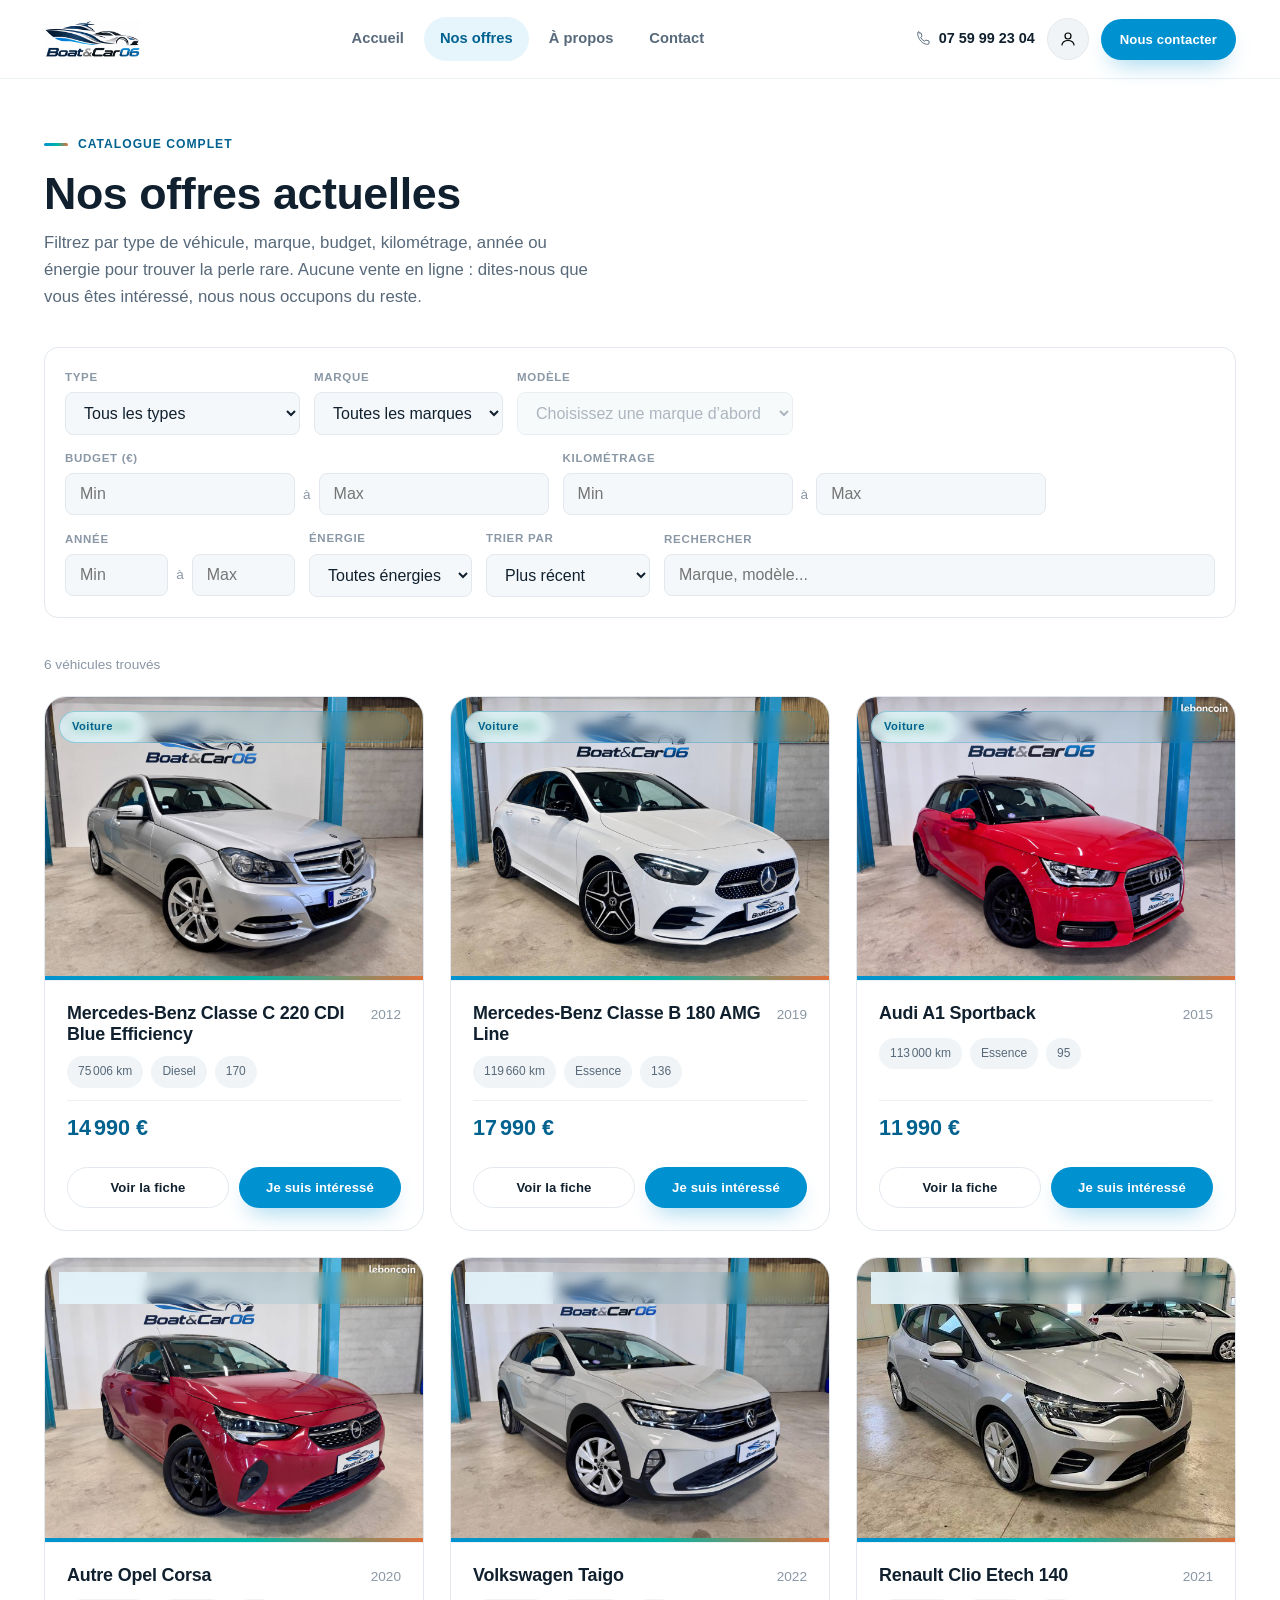
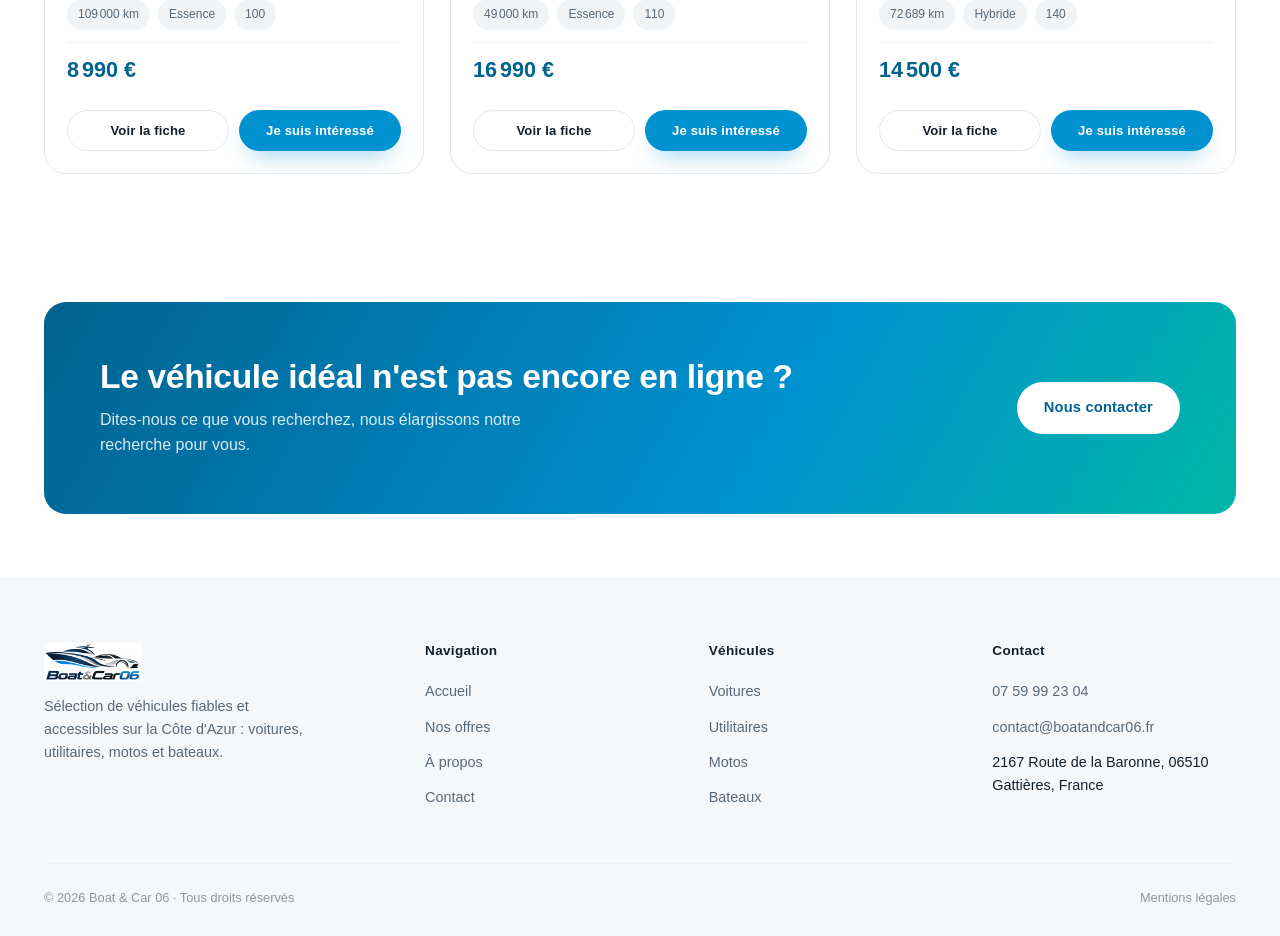
<file: offres.html>
<!doctype html>
<html lang="fr">
<head>
<meta charset="utf-8">
<meta name="viewport" content="width=device-width, initial-scale=1">
<meta http-equiv="Content-Security-Policy" content="default-src 'self'; script-src 'self' 'unsafe-inline'; style-src 'self' 'unsafe-inline' https://fonts.googleapis.com; img-src 'self' data:; font-src 'self' data: https://fonts.gstatic.com; connect-src 'self' https:; frame-src https://www.google.com; object-src 'none'; base-uri 'self'; form-action 'self';">
<title>Nos offres · Boat & Car 06</title>
<meta name="description" content="Toutes les annonces disponibles chez Boat & Car 06 : voitures, utilitaires, motos et bateaux. Filtrez par type, marque, budget, kilométrage, année et énergie.">
<link rel="icon" href="logo-icon.png" type="image/png">
<link rel="stylesheet" href="style.css">
</head>
<body>

<header class="navbar">
  <div class="container">
    <a href="index.html" class="brand">
      <img src="logo-lockup.png" alt="Boat & Car 06" class="brand__logo">
    </a>
    <nav class="nav-links">
      <a href="index.html">Accueil</a>
      <a href="offres.html" class="active">Nos offres</a>
      <a href="a-propos.html">À propos</a>
      <a href="contact.html">Contact</a>
    </nav>
    <div class="navbar__actions">
      <div class="navbar__phone">
        <svg viewBox="0 0 24 24" width="16" height="16"><path d="M6 3h3l1.5 5-2 1.5a11 11 0 0 0 6 6l1.5-2 5 1.5v3a2 2 0 0 1-2 2C11.6 20 4 12.4 4 3c0-1.1.9-2 2-2z" stroke="currentColor" stroke-width="1.4" fill="none"/></svg>
        <strong data-cfg-phone>07 59 99 23 04</strong>
      </div>
      <button class="icon-round-btn" data-account-toggle title="Connexion" aria-label="Connexion">
        <svg viewBox="0 0 24 24" fill="none"><path d="M12 12a4 4 0 1 0 0-8 4 4 0 0 0 0 8zM4 20c0-3.3 3.6-6 8-6s8 2.7 8 6" stroke="currentColor" stroke-width="1.6" stroke-linecap="round" stroke-linejoin="round"/></svg>
      </button>
      <a href="contact.html" class="btn btn--primary btn--sm">Nous contacter</a>
      <button class="nav-toggle" data-nav-toggle aria-label="Menu">
        <svg viewBox="0 0 24 24" width="20" height="20"><path d="M4 7h16M4 12h16M4 17h16" stroke="currentColor" stroke-width="2" fill="none" stroke-linecap="round"/></svg>
      </button>
    </div>
  </div>
</header>
  <div class="mobile-nav" data-mobile-nav>
    <a href="index.html">Accueil</a>
    <a href="offres.html">Nos offres</a>
    <a href="a-propos.html">À propos</a>
    <a href="contact.html">Contact</a>
    <a class="btn btn--primary btn--block" href="contact.html">Nous contacter</a>
  </div>


<section class="section--tight" style="padding-top:56px;">
  <div class="container">
    <div class="eyebrow" data-offres-eyebrow>Catalogue complet</div>
    <h1 style="font-size:clamp(1.9rem,4vw,2.8rem);margin-bottom:10px;" data-offres-title>Nos offres actuelles</h1>
    <p style="max-width:560px;font-size:1.05rem;" data-offres-intro>Filtrez par type de véhicule, marque, budget, kilométrage, année ou énergie pour trouver la perle rare. Aucune vente en ligne : dites-nous que vous êtes intéressé, nous nous occupons du reste.</p>

    <div class="filters" style="margin-top:36px;">
      <div class="field">
        <label for="filter-type">Type</label>
        <select id="filter-type">
          <option value="all">Tous les types</option>
          <option value="voiture">Voitures</option>
          <option value="utilitaire">Camionnettes & Utilitaires</option>
          <option value="moto">Motos</option>
          <option value="bateau">Bateaux</option>
        </select>
      </div>
      <div class="field">
        <label for="filter-marque">Marque</label>
        <select id="filter-marque"><option value="all">Toutes les marques</option></select>
      </div>
      <div class="field">
        <label for="filter-modele">Modèle</label>
        <select id="filter-modele" disabled><option value="all">Choisissez une marque d'abord</option></select>
      </div>
      <div class="field field--budget">
        <label for="filter-prix-min">Budget (€)</label>
        <div class="budget-range">
          <input id="filter-prix-min" type="number" min="0" step="1000" placeholder="Min">
          <span>à</span>
          <input id="filter-prix-max" type="number" min="0" step="1000" placeholder="Max">
        </div>
      </div>
      <div class="field field--budget">
        <label for="filter-km-min">Kilométrage</label>
        <div class="budget-range">
          <input id="filter-km-min" type="number" min="0" step="1000" placeholder="Min">
          <span>à</span>
          <input id="filter-km-max" type="number" min="0" step="1000" placeholder="Max">
        </div>
      </div>
      <div class="field field--budget">
        <label for="filter-annee-min">Année</label>
        <div class="budget-range">
          <input id="filter-annee-min" type="number" min="1980" max="2100" step="1" placeholder="Min">
          <span>à</span>
          <input id="filter-annee-max" type="number" min="1980" max="2100" step="1" placeholder="Max">
        </div>
      </div>
      <div class="field">
        <label for="filter-energie">Énergie</label>
        <select id="filter-energie">
          <option value="all">Toutes énergies</option>
          <option value="Essence">Essence</option>
          <option value="Diesel">Diesel</option>
          <option value="Hybride">Hybride</option>
          <option value="Électrique">Électrique</option>
          <option value="GPL">GPL</option>
        </select>
      </div>
      <div class="field">
        <label for="filter-tri">Trier par</label>
        <select id="filter-tri">
          <option value="recent">Plus récent</option>
          <option value="prix-asc">Prix croissant</option>
          <option value="prix-desc">Prix décroissant</option>
          <option value="annee-desc">Année</option>
        </select>
      </div>
      <div class="field field--grow">
        <label for="filter-search">Rechercher</label>
        <input id="filter-search" type="text" placeholder="Marque, modèle...">
      </div>
    </div>

    <p class="filters-results" data-results-count>Chargement…</p>

    <div class="listing-grid" data-all-listings></div>

    <div class="empty-state" data-empty-state style="display:none;">
      <h3>Aucun véhicule ne correspond</h3>
      <p>Essayez d'élargir vos critères de recherche, ou contactez-nous : de nouvelles annonces arrivent chaque semaine.</p>
      <a class="btn btn--outline" href="contact.html">Nous contacter</a>
    </div>
  </div>
</section>

<section class="section--tight">
  <div class="container">
    <div class="cta-banner">
      <div>
        <h2>Le véhicule idéal n'est pas encore en ligne ?</h2>
        <p>Dites-nous ce que vous recherchez, nous élargissons notre recherche pour vous.</p>
      </div>
      <div class="cta-banner__actions">
        <a href="contact.html" class="btn btn--primary">Nous contacter</a>
      </div>
    </div>
  </div>
</section>

<footer class="site-footer">
  <div class="container">
    <div class="footer-grid">
      <div class="footer-brand">
        <a href="index.html" class="brand" style="margin-bottom:14px;">
          <img src="logo-lockup.png" alt="Boat & Car 06" class="brand__logo">
        </a>
        <p>Sélection de véhicules fiables et accessibles sur la Côte d'Azur : voitures, utilitaires, motos et bateaux.</p>
      </div>
      <div class="footer-col">
        <h4>Navigation</h4>
        <a href="index.html">Accueil</a>
        <a href="offres.html">Nos offres</a>
        <a href="a-propos.html">À propos</a>
        <a href="contact.html">Contact</a>
      </div>
      <div class="footer-col">
        <h4>Véhicules</h4>
        <a href="offres.html?type=voiture">Voitures</a>
        <a href="offres.html?type=utilitaire">Utilitaires</a>
        <a href="offres.html?type=moto">Motos</a>
        <a href="offres.html?type=bateau">Bateaux</a>
      </div>
      <div class="footer-col">
        <h4>Contact</h4>
        <a data-cfg-phone-href href="tel:"><span data-cfg-phone></span></a>
        <a data-cfg-email-href href="mailto:"><span data-cfg-email></span></a>
        <span data-cfg-address style="display:block;padding:6px 0;font-size:.9rem;"></span>
      </div>
    </div>
    <div class="footer-bottom">
      <span>© <span data-cfg-year></span> Boat & Car 06 · Tous droits réservés</span>
      <a href="a-propos.html#mentions-legales">Mentions légales</a>
    </div>
  </div>
</footer>

<div class="modal-overlay" id="interest-modal">
  <div class="modal">
    <button class="modal-close" data-modal-close aria-label="Fermer">
      <svg viewBox="0 0 24 24" width="16" height="16" fill="none"><path d="M6 6l12 12M18 6L6 18" stroke="currentColor" stroke-width="2" stroke-linecap="round"/></svg>
    </button>
    <h3 style="text-transform:none;">Je suis intéressé</h3>
    <p class="modal-sub" data-modal-sub>Décrivez votre projet, nous revenons vers vous rapidement.</p>
    <form data-lead-form>
      <input type="hidden" id="interest-vehicule" name="vehicule" value="">
      <div class="form-grid">
        <div class="field"><label>Prénom</label><input type="text" name="prenom" required></div>
        <div class="field"><label>Nom</label><input type="text" name="nom" required></div>
        <div class="field"><label>Email</label><input type="email" name="email" required></div>
        <div class="field"><label>Téléphone</label><input type="tel" name="telephone" required></div>
        <div class="field field--full"><label>Message</label><textarea name="message" placeholder="Votre message (optionnel)"></textarea></div>
      </div>
      <button type="submit" class="btn btn--primary btn--block" style="margin-top:18px" data-label="Envoyer ma demande">Envoyer ma demande</button>
      <div class="form-success">✓ Merci ! Votre demande a bien été transmise, nous revenons vers vous rapidement.</div>
    </form>
  </div>
</div>

<div class="modal-overlay" id="login-modal">
  <div class="modal" style="max-width:420px;">
    <button class="modal-close" data-modal-close aria-label="Fermer">
      <svg viewBox="0 0 24 24" width="16" height="16" fill="none"><path d="M6 6l12 12M18 6L6 18" stroke="currentColor" stroke-width="2" stroke-linecap="round"/></svg>
    </button>
    <h3>Connexion</h3>
    <p class="modal-sub">Espace réservé à l'équipe Boat & Car 06.</p>
    <form>
      <div class="form-grid">
        <div class="field field--full"><label>Identifiant</label><input type="text" name="username" required autocomplete="username"></div>
        <div class="field field--full"><label>Mot de passe</label><input type="password" name="password" required autocomplete="current-password"></div>
      </div>
      <div class="form-error">Identifiant ou mot de passe incorrect.</div>
      <button type="submit" class="btn btn--primary btn--block" style="margin-top:18px;">Se connecter</button>
    </form>
  </div>
</div>

<div class="modal-overlay" id="admin-modal">
  <div class="modal modal--wide">
    <button class="modal-close" data-modal-close aria-label="Fermer">
      <svg viewBox="0 0 24 24" width="16" height="16" fill="none"><path d="M6 6l12 12M18 6L6 18" stroke="currentColor" stroke-width="2" stroke-linecap="round"/></svg>
    </button>
    <div class="admin-topbar">
      <div>
        <h3 style="margin-bottom:2px;">Espace admin</h3>
        <p class="modal-sub" style="margin-bottom:0;">Gestion des annonces</p>
      </div>
      <div style="display:flex;gap:8px;align-items:center;">
        <button type="button" class="icon-btn" data-admin-settings-toggle title="Paramètres de publication">
          <svg viewBox="0 0 24 24" fill="none"><path d="M12 15a3 3 0 1 0 0-6 3 3 0 0 0 0 6z" stroke="currentColor" stroke-width="1.6"/><path d="M19.4 13a7.4 7.4 0 0 0 0-2l2-1.5-2-3.4-2.3.9a7.4 7.4 0 0 0-1.7-1L15 3h-4l-.4 2a7.4 7.4 0 0 0-1.7 1l-2.3-.9-2 3.4L6.6 11a7.4 7.4 0 0 0 0 2l-2 1.5 2 3.4 2.3-.9a7.4 7.4 0 0 0 1.7 1L11 21h4l.4-2a7.4 7.4 0 0 0 1.7-1l2.3.9 2-3.4z" stroke="currentColor" stroke-width="1.3" stroke-linejoin="round"/></svg>
        </button>
        <button type="button" class="btn btn--ghost btn--sm" data-admin-logout>Déconnexion</button>
      </div>
    </div>
    <div class="admin-settings" data-admin-settings style="display:none;">
      <div class="form-grid">
        <div class="field field--full"><label>Dépôt GitHub (owner/repo)</label><input type="text" data-gh-repo placeholder="boatandcar06/boatandcar06.github.io"></div>
        <div class="field field--full"><label>Token d'accès GitHub</label><input type="password" data-gh-token placeholder="ghp_..."></div>
      </div>
      <button type="button" class="btn btn--outline btn--sm" data-gh-save>Enregistrer</button>
      <p class="field-hint" data-gh-save-feedback style="display:none;margin-top:8px;"></p>
    </div>
    <div class="admin-shell">
      <div class="admin-panel">
        <h2 data-form-title>Ajouter une annonce</h2>
        <form data-admin-form style="margin-top:16px;">
          <input type="hidden" name="editId" value="">
          <div class="form-grid">
            <div class="field">
              <label>Type</label>
              <select name="type">
                <option value="voiture">Voiture</option>
                <option value="utilitaire">Camionnette / Utilitaire</option>
                <option value="moto">Moto</option>
                <option value="bateau">Bateau</option>
              </select>
            </div>
            <div class="field">
              <label>Marque</label>
              <select name="marque"></select>
            </div>
            <div class="field"><label>Modèle</label><input type="text" name="modele" required placeholder="Ex : M3 Competition"></div>
            <div class="field"><label>Année</label><input type="number" name="annee" required min="1980" max="2100" value="2024"></div>
            <div class="field"><label>Prix (€)</label><input type="number" name="prix" required min="0" step="1"></div>
            <div class="field"><label>Kilométrage / heures</label><input type="number" name="km" min="0" step="1"></div>
            <div class="field">
              <label>Carburant</label>
              <select name="carburant"><option>Essence</option><option>Diesel</option><option>Hybride</option><option>Électrique</option><option>GPL</option><option>—</option></select>
            </div>
            <div class="field">
              <label>Transmission</label>
              <select name="transmission"><option>Manuelle</option><option>Automatique</option><option>—</option></select>
            </div>
            <div class="field"><label>Couleur</label><input type="text" name="couleur" placeholder="Ex : Bleu Isle of Man"></div>
            <div class="field"><label>Puissance</label><input type="text" name="puissance" placeholder="Ex : 381 ch"></div>
            <div class="field field--full"><label>Description</label><textarea name="description" required placeholder="Décrivez le véhicule en détail : état général, historique, équipements, raison de la vente... (comme sur Le Bon Coin, plus la description est complète, plus elle inspire confiance)"></textarea></div>
            <div class="field field--full"><label>Points forts (séparés par des virgules)</label><input type="text" name="points_forts" placeholder="Garantie 12 mois, Carnet constructeur, ..."></div>
            <div class="field field--full">
              <label>Photos (6 max)</label>
              <input type="file" name="photos" accept="image/*" multiple>
              <div class="admin-photo-preview" data-photo-preview></div>
            </div>
            <div class="field field--full">
              <label style="display:flex;align-items:center;gap:8px;flex-direction:row;text-transform:none;font-size:.9rem;color:var(--text);">
                <input type="checkbox" name="featured" style="width:auto;"> Mettre en avant sur la page d'accueil
              </label>
            </div>
          </div>
          <div style="display:flex;gap:10px;margin-top:18px;">
            <button type="submit" class="btn btn--primary btn--block" data-form-submit>Ajouter l'annonce</button>
            <button type="button" class="btn btn--outline" data-form-cancel style="display:none;">Annuler</button>
          </div>
        </form>
      </div>
      <div class="admin-panel">
        <div class="flex items-center" style="justify-content:space-between;">
          <h2>Annonces actuelles (<span data-admin-count>0</span>)</h2>
          <button type="button" class="btn btn--outline btn--sm" data-admin-reset>Réinitialiser</button>
        </div>
        <div class="admin-list" data-admin-list style="margin-top:16px;"></div>
        <button type="button" class="btn btn--primary btn--block" style="margin-top:20px;" data-admin-publish>Publier sur le site</button>
        <p class="field-hint" data-publish-feedback style="display:none;margin-top:10px;"></p>
      </div>
    </div>
  </div>
</div>

<script src="data-config.js"></script>
<script src="data-brands.js"></script>
<script>document.write('<script src="data-listings.js?t=' + Date.now() + '"><\/script>');</script>
<script src="data-sales.js"></script>
<script src="data-reviews.js"></script>
<script src="main.js"></script>
<script src="admin.js?v=2"></script>
</body>
</html>
</file>
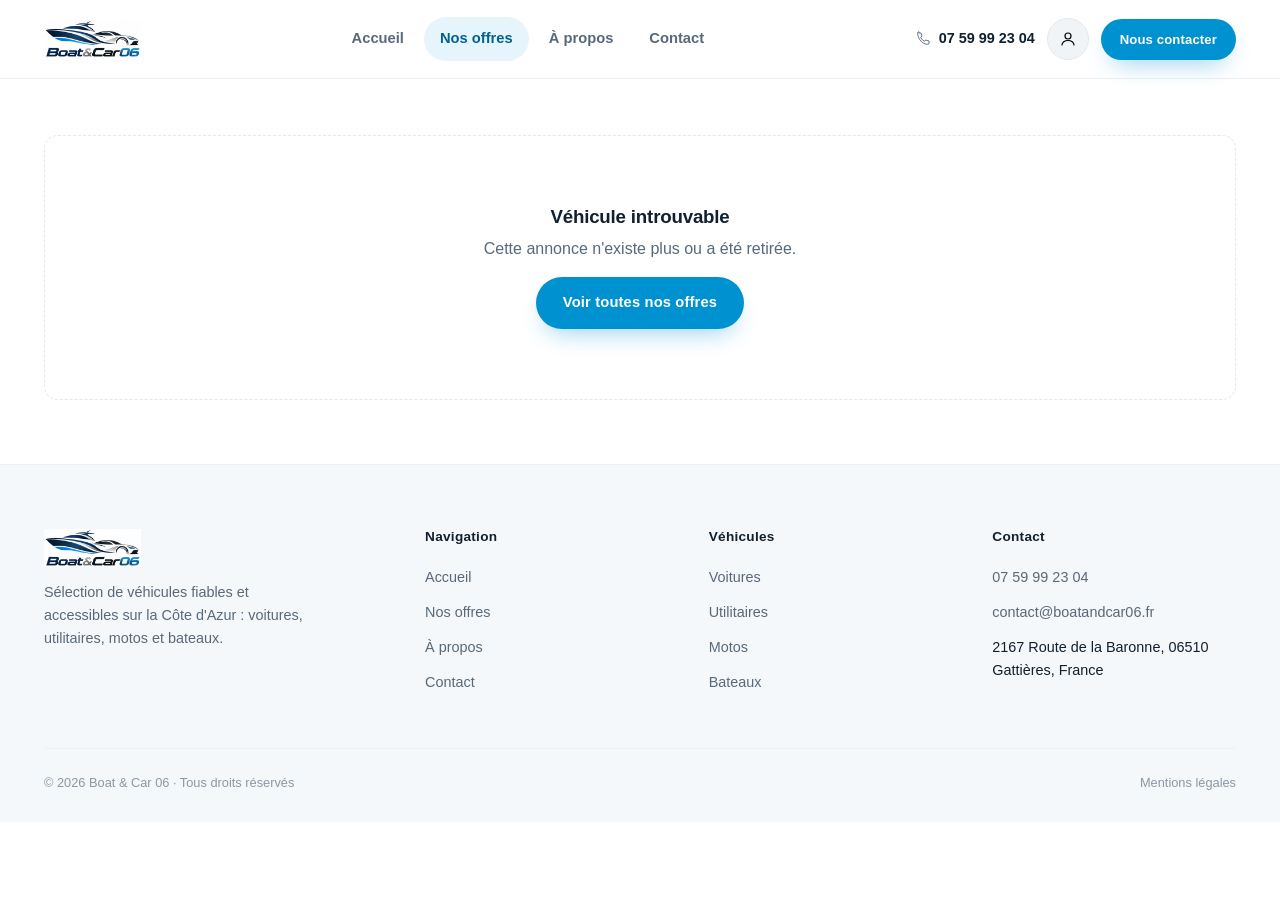
<file: vehicule.html>
<!doctype html>
<html lang="fr">
<head>
<meta charset="utf-8">
<meta name="viewport" content="width=device-width, initial-scale=1">
<meta http-equiv="Content-Security-Policy" content="default-src 'self'; script-src 'self' 'unsafe-inline'; style-src 'self' 'unsafe-inline' https://fonts.googleapis.com; img-src 'self' data:; font-src 'self' data: https://fonts.gstatic.com; connect-src 'self' https:; frame-src https://www.google.com; object-src 'none'; base-uri 'self'; form-action 'self';">
<title>Fiche véhicule · Boat & Car 06</title>
<meta name="description" content="Détail du véhicule : caractéristiques, prix et formulaire d'intérêt.">
<link rel="icon" href="logo-icon.png" type="image/png">
<link rel="stylesheet" href="style.css">
</head>
<body>

<header class="navbar">
  <div class="container">
    <a href="index.html" class="brand">
      <img src="logo-lockup.png" alt="Boat & Car 06" class="brand__logo">
    </a>
    <nav class="nav-links">
      <a href="index.html">Accueil</a>
      <a href="offres.html" class="active">Nos offres</a>
      <a href="a-propos.html">À propos</a>
      <a href="contact.html">Contact</a>
    </nav>
    <div class="navbar__actions">
      <div class="navbar__phone">
        <svg viewBox="0 0 24 24" width="16" height="16"><path d="M6 3h3l1.5 5-2 1.5a11 11 0 0 0 6 6l1.5-2 5 1.5v3a2 2 0 0 1-2 2C11.6 20 4 12.4 4 3c0-1.1.9-2 2-2z" stroke="currentColor" stroke-width="1.4" fill="none"/></svg>
        <strong data-cfg-phone>07 59 99 23 04</strong>
      </div>
      <button class="icon-round-btn" data-account-toggle title="Connexion" aria-label="Connexion">
        <svg viewBox="0 0 24 24" fill="none"><path d="M12 12a4 4 0 1 0 0-8 4 4 0 0 0 0 8zM4 20c0-3.3 3.6-6 8-6s8 2.7 8 6" stroke="currentColor" stroke-width="1.6" stroke-linecap="round" stroke-linejoin="round"/></svg>
      </button>
      <a href="contact.html" class="btn btn--primary btn--sm">Nous contacter</a>
      <button class="nav-toggle" data-nav-toggle aria-label="Menu">
        <svg viewBox="0 0 24 24" width="20" height="20"><path d="M4 7h16M4 12h16M4 17h16" stroke="currentColor" stroke-width="2" fill="none" stroke-linecap="round"/></svg>
      </button>
    </div>
  </div>
</header>
  <div class="mobile-nav" data-mobile-nav>
    <a href="index.html">Accueil</a>
    <a href="offres.html">Nos offres</a>
    <a href="a-propos.html">À propos</a>
    <a href="contact.html">Contact</a>
    <a class="btn btn--primary btn--block" href="contact.html">Nous contacter</a>
  </div>


<section class="section--tight" style="padding-top:56px;">
  <div class="container" data-vehicle-detail>
    <!-- Rempli dynamiquement par main.js selon ?id= -->
  </div>
</section>

<footer class="site-footer">
  <div class="container">
    <div class="footer-grid">
      <div class="footer-brand">
        <a href="index.html" class="brand" style="margin-bottom:14px;">
          <img src="logo-lockup.png" alt="Boat & Car 06" class="brand__logo">
        </a>
        <p>Sélection de véhicules fiables et accessibles sur la Côte d'Azur : voitures, utilitaires, motos et bateaux.</p>
      </div>
      <div class="footer-col">
        <h4>Navigation</h4>
        <a href="index.html">Accueil</a>
        <a href="offres.html">Nos offres</a>
        <a href="a-propos.html">À propos</a>
        <a href="contact.html">Contact</a>
      </div>
      <div class="footer-col">
        <h4>Véhicules</h4>
        <a href="offres.html?type=voiture">Voitures</a>
        <a href="offres.html?type=utilitaire">Utilitaires</a>
        <a href="offres.html?type=moto">Motos</a>
        <a href="offres.html?type=bateau">Bateaux</a>
      </div>
      <div class="footer-col">
        <h4>Contact</h4>
        <a data-cfg-phone-href href="tel:"><span data-cfg-phone></span></a>
        <a data-cfg-email-href href="mailto:"><span data-cfg-email></span></a>
        <span data-cfg-address style="display:block;padding:6px 0;font-size:.9rem;"></span>
      </div>
    </div>
    <div class="footer-bottom">
      <span>© <span data-cfg-year></span> Boat & Car 06 · Tous droits réservés</span>
      <a href="a-propos.html#mentions-legales">Mentions légales</a>
    </div>
  </div>
</footer>

<div class="modal-overlay" id="interest-modal">
  <div class="modal">
    <button class="modal-close" data-modal-close aria-label="Fermer">
      <svg viewBox="0 0 24 24" width="16" height="16" fill="none"><path d="M6 6l12 12M18 6L6 18" stroke="currentColor" stroke-width="2" stroke-linecap="round"/></svg>
    </button>
    <h3 style="text-transform:none;">Je suis intéressé</h3>
    <p class="modal-sub" data-modal-sub>Décrivez votre projet, nous revenons vers vous rapidement.</p>
    <form data-lead-form>
      <input type="hidden" id="interest-vehicule" name="vehicule" value="">
      <div class="form-grid">
        <div class="field"><label>Prénom</label><input type="text" name="prenom" required></div>
        <div class="field"><label>Nom</label><input type="text" name="nom" required></div>
        <div class="field"><label>Email</label><input type="email" name="email" required></div>
        <div class="field"><label>Téléphone</label><input type="tel" name="telephone" required></div>
        <div class="field field--full"><label>Message</label><textarea name="message" placeholder="Votre message (optionnel)"></textarea></div>
      </div>
      <button type="submit" class="btn btn--primary btn--block" style="margin-top:18px" data-label="Envoyer ma demande">Envoyer ma demande</button>
      <div class="form-success">✓ Merci ! Votre demande a bien été transmise, nous revenons vers vous rapidement.</div>
    </form>
  </div>
</div>

<div class="modal-overlay" id="login-modal">
  <div class="modal" style="max-width:420px;">
    <button class="modal-close" data-modal-close aria-label="Fermer">
      <svg viewBox="0 0 24 24" width="16" height="16" fill="none"><path d="M6 6l12 12M18 6L6 18" stroke="currentColor" stroke-width="2" stroke-linecap="round"/></svg>
    </button>
    <h3>Connexion</h3>
    <p class="modal-sub">Espace réservé à l'équipe Boat & Car 06.</p>
    <form>
      <div class="form-grid">
        <div class="field field--full"><label>Identifiant</label><input type="text" name="username" required autocomplete="username"></div>
        <div class="field field--full"><label>Mot de passe</label><input type="password" name="password" required autocomplete="current-password"></div>
      </div>
      <div class="form-error">Identifiant ou mot de passe incorrect.</div>
      <button type="submit" class="btn btn--primary btn--block" style="margin-top:18px;">Se connecter</button>
    </form>
  </div>
</div>

<div class="modal-overlay" id="admin-modal">
  <div class="modal modal--wide">
    <button class="modal-close" data-modal-close aria-label="Fermer">
      <svg viewBox="0 0 24 24" width="16" height="16" fill="none"><path d="M6 6l12 12M18 6L6 18" stroke="currentColor" stroke-width="2" stroke-linecap="round"/></svg>
    </button>
    <div class="admin-topbar">
      <div>
        <h3 style="margin-bottom:2px;">Espace admin</h3>
        <p class="modal-sub" style="margin-bottom:0;">Gestion des annonces</p>
      </div>
      <div style="display:flex;gap:8px;align-items:center;">
        <button type="button" class="icon-btn" data-admin-settings-toggle title="Paramètres de publication">
          <svg viewBox="0 0 24 24" fill="none"><path d="M12 15a3 3 0 1 0 0-6 3 3 0 0 0 0 6z" stroke="currentColor" stroke-width="1.6"/><path d="M19.4 13a7.4 7.4 0 0 0 0-2l2-1.5-2-3.4-2.3.9a7.4 7.4 0 0 0-1.7-1L15 3h-4l-.4 2a7.4 7.4 0 0 0-1.7 1l-2.3-.9-2 3.4L6.6 11a7.4 7.4 0 0 0 0 2l-2 1.5 2 3.4 2.3-.9a7.4 7.4 0 0 0 1.7 1L11 21h4l.4-2a7.4 7.4 0 0 0 1.7-1l2.3.9 2-3.4z" stroke="currentColor" stroke-width="1.3" stroke-linejoin="round"/></svg>
        </button>
        <button type="button" class="btn btn--ghost btn--sm" data-admin-logout>Déconnexion</button>
      </div>
    </div>
    <div class="admin-settings" data-admin-settings style="display:none;">
      <div class="form-grid">
        <div class="field field--full"><label>Dépôt GitHub (owner/repo)</label><input type="text" data-gh-repo placeholder="boatandcar06/boatandcar06.github.io"></div>
        <div class="field field--full"><label>Token d'accès GitHub</label><input type="password" data-gh-token placeholder="ghp_..."></div>
      </div>
      <button type="button" class="btn btn--outline btn--sm" data-gh-save>Enregistrer</button>
      <p class="field-hint" data-gh-save-feedback style="display:none;margin-top:8px;"></p>
    </div>
    <div class="admin-shell">
      <div class="admin-panel">
        <h2 data-form-title>Ajouter une annonce</h2>
        <form data-admin-form style="margin-top:16px;">
          <input type="hidden" name="editId" value="">
          <div class="form-grid">
            <div class="field">
              <label>Type</label>
              <select name="type">
                <option value="voiture">Voiture</option>
                <option value="utilitaire">Camionnette / Utilitaire</option>
                <option value="moto">Moto</option>
                <option value="bateau">Bateau</option>
              </select>
            </div>
            <div class="field">
              <label>Marque</label>
              <select name="marque"></select>
            </div>
            <div class="field"><label>Modèle</label><input type="text" name="modele" required placeholder="Ex : M3 Competition"></div>
            <div class="field"><label>Année</label><input type="number" name="annee" required min="1980" max="2100" value="2024"></div>
            <div class="field"><label>Prix (€)</label><input type="number" name="prix" required min="0" step="1"></div>
            <div class="field"><label>Kilométrage / heures</label><input type="number" name="km" min="0" step="1"></div>
            <div class="field">
              <label>Carburant</label>
              <select name="carburant"><option>Essence</option><option>Diesel</option><option>Hybride</option><option>Électrique</option><option>GPL</option><option>—</option></select>
            </div>
            <div class="field">
              <label>Transmission</label>
              <select name="transmission"><option>Manuelle</option><option>Automatique</option><option>—</option></select>
            </div>
            <div class="field"><label>Couleur</label><input type="text" name="couleur" placeholder="Ex : Bleu Isle of Man"></div>
            <div class="field"><label>Puissance</label><input type="text" name="puissance" placeholder="Ex : 381 ch"></div>
            <div class="field field--full"><label>Description</label><textarea name="description" placeholder="Court descriptif du véhicule"></textarea></div>
            <div class="field field--full"><label>Points forts (séparés par des virgules)</label><input type="text" name="points_forts" placeholder="Garantie 12 mois, Carnet constructeur, ..."></div>
            <div class="field field--full">
              <label>Photos (6 max)</label>
              <input type="file" name="photos" accept="image/*" multiple>
              <div class="admin-photo-preview" data-photo-preview></div>
            </div>
            <div class="field field--full">
              <label style="display:flex;align-items:center;gap:8px;flex-direction:row;text-transform:none;font-size:.9rem;color:var(--text);">
                <input type="checkbox" name="featured" style="width:auto;"> Mettre en avant sur la page d'accueil
              </label>
            </div>
          </div>
          <div style="display:flex;gap:10px;margin-top:18px;">
            <button type="submit" class="btn btn--primary btn--block" data-form-submit>Ajouter l'annonce</button>
            <button type="button" class="btn btn--outline" data-form-cancel style="display:none;">Annuler</button>
          </div>
        </form>
      </div>
      <div class="admin-panel">
        <div class="flex items-center" style="justify-content:space-between;">
          <h2>Annonces actuelles (<span data-admin-count>0</span>)</h2>
          <button type="button" class="btn btn--outline btn--sm" data-admin-reset>Réinitialiser</button>
        </div>
        <div class="admin-list" data-admin-list style="margin-top:16px;"></div>
        <button type="button" class="btn btn--primary btn--block" style="margin-top:20px;" data-admin-publish>Publier sur le site</button>
        <p class="field-hint" data-publish-feedback style="display:none;margin-top:10px;"></p>
      </div>
    </div>
  </div>
</div>

<script src="data-config.js"></script>
<script src="data-brands.js"></script>
<script>document.write('<script src="data-listings.js?t=' + Date.now() + '"><\/script>');</script>
<script src="data-sales.js"></script>
<script src="data-reviews.js"></script>
<script src="main.js"></script>
<script src="admin.js?v=2"></script>
</body>
</html>
</file>
<file: style.css>
/* ==========================================================================
   BOAT & CAR 06 — Feuille de style principale
   Thème "Riviera" : direction artistique épurée inspirée de Nice / Côte
   d'Azur — bleu azur (mer, ciel), turquoise (Baie des Anges), terracotta
   (toits du Vieux-Nice), fond clair, typographie moderne et aérée.
   ========================================================================== */

@import url('https://fonts.googleapis.com/css2?family=Outfit:wght@500;600;700;800&family=Inter:wght@400;500;600;700&display=swap');

/* -------------------------------------------------------------------- */
/* 1. Design tokens                                                     */
/* -------------------------------------------------------------------- */
:root{
  --bg:          #ffffff;
  --bg-alt:      #f5f8fa;
  --surface:     #ffffff;
  --surface-2:   #f0f4f6;
  --border:      #e2e8ed;
  --border-soft: #ecf1f4;

  --text:        #10202e;
  --text-dim:    #57697a;
  --text-faint:  #8a97a5;

  --azure:       #0091d0;   /* mer / ciel de la Baie des Anges */
  --azure-deep:  #01628f;
  --azure-soft:  #e6f4fb;

  --turquoise:   #00b6a6;   /* Baie des Anges */
  --terracotta:  #e2703a;   /* toits du Vieux-Nice */
  --terracotta-deep: #c25a29;
  --terracotta-soft: #fdece2;

  --stripe-1:    #0091d0;
  --stripe-2:    #00b6a6;
  --stripe-3:    #e2703a;
  --stripe: linear-gradient(90deg, var(--stripe-1) 0%, var(--stripe-2) 55%, var(--stripe-3) 100%);

  --success:     #1f9d63;
  --success-soft:#e8f8f0;
  --danger:      #d94f3d;
  --danger-soft: #fdeceb;

  --radius-sm: 8px;
  --radius:    14px;
  --radius-lg: 22px;

  --shadow: 0 24px 48px -24px rgba(16,32,46,.18);
  --shadow-sm: 0 10px 24px -14px rgba(16,32,46,.16);

  --container: 1240px;
  --font-display: 'Outfit', 'Inter', sans-serif;
  --font-body: 'Inter', sans-serif;
}

/* -------------------------------------------------------------------- */
/* 2. Reset & base                                                      */
/* -------------------------------------------------------------------- */
*, *::before, *::after{ box-sizing: border-box; }
html{ scroll-behavior: smooth; }
body{
  margin:0;
  background: var(--bg);
  color: var(--text);
  font-family: var(--font-body);
  font-size: 16px;
  line-height: 1.6;
  -webkit-font-smoothing: antialiased;
}
img, svg{ display:block; max-width:100%; }
a{ color: inherit; text-decoration: none; }
ul{ list-style:none; margin:0; padding:0; }
button{ font-family: inherit; cursor:pointer; }
input, select, textarea{ font-family: inherit; font-size: 1rem; }

h1,h2,h3,h4{
  font-family: var(--font-display);
  font-weight: 700;
  letter-spacing: -.01em;
  line-height: 1.15;
  margin: 0 0 .5em;
  color: var(--text);
}
p{ margin: 0 0 1em; color: var(--text-dim); }

.container{
  width: 100%;
  max-width: var(--container);
  margin: 0 auto;
  padding: 0 24px;
}

.section{ padding: 96px 0; }
.section--tight{ padding: 64px 0; }
.section--alt{ background: var(--bg-alt); }

.eyebrow{
  display:flex; align-items:center; gap:10px;
  font-family: var(--font-display);
  font-weight:600; letter-spacing:.08em; text-transform:uppercase;
  font-size:.76rem; color: var(--azure-deep);
  margin-bottom: 14px;
}
.eyebrow::before{
  content:""; width:24px; height:3px; border-radius:2px; background: var(--stripe); display:inline-block; flex-shrink:0;
}

.section-head{ max-width: 680px; margin-bottom: 48px; }
.section-head.center{ margin-left:auto; margin-right:auto; text-align:center; }
.section-head h2{ font-size: clamp(1.7rem, 3.2vw, 2.35rem); }
.section-head p{ font-size: 1.05rem; }

/* -------------------------------------------------------------------- */
/* 3. Buttons                                                           */
/* -------------------------------------------------------------------- */
.btn{
  display:inline-flex; align-items:center; justify-content:center; gap:8px;
  padding: 13px 26px;
  border-radius: 100px;
  font-family: var(--font-display);
  font-weight:600; letter-spacing:.01em; font-size:.92rem;
  border: 1px solid transparent;
  transition: transform .15s ease, box-shadow .15s ease, background .2s ease, border-color .2s ease, color .2s ease;
  white-space: nowrap;
}
.btn:active{ transform: translateY(1px); }

.btn--primary{
  background: var(--azure);
  color: #fff;
  box-shadow: 0 12px 24px -10px rgba(0,145,208,.45);
}
.btn--primary:hover{ background: var(--azure-deep); box-shadow: 0 14px 28px -8px rgba(0,145,208,.55); }

.btn--accent{
  background: var(--terracotta);
  color: #fff;
  box-shadow: 0 12px 24px -10px rgba(226,112,58,.45);
}
.btn--accent:hover{ background: var(--terracotta-deep); }

.btn--outline{
  background: transparent;
  border-color: var(--border);
  color: var(--text);
}
.btn--outline:hover{ border-color: var(--azure); color: var(--azure-deep); }

.btn--ghost{
  background: var(--surface-2);
  color: var(--text);
  border-color: transparent;
}
.btn--ghost:hover{ background: var(--border-soft); }

.btn--sm{ padding: 9px 18px; font-size: .82rem; }
.btn--block{ width:100%; }
.btn[disabled]{ opacity:.45; pointer-events:none; }

.icon-round-btn{
  width:42px; height:42px; border-radius:50%; background: var(--surface-2); border:1px solid var(--border);
  display:flex; align-items:center; justify-content:center; flex-shrink:0; position:relative;
  transition: background .2s ease, border-color .2s ease;
}
.icon-round-btn:hover{ background: var(--azure-soft); border-color: var(--azure); }
.icon-round-btn svg{ width:18px; height:18px; stroke: var(--text); }
.icon-round-btn.is-active{ background: var(--azure); border-color: var(--azure); }
.icon-round-btn.is-active svg{ stroke: #fff; }
.icon-round-btn .dot-badge{
  position:absolute; top:-2px; right:-2px; width:10px; height:10px; border-radius:50%;
  background: var(--success); border:2px solid #fff;
}

/* -------------------------------------------------------------------- */
/* 4. Navbar                                                            */
/* -------------------------------------------------------------------- */
.navbar{
  position: sticky; top:0; z-index:100;
  background: rgba(255,255,255,.86);
  backdrop-filter: blur(14px);
  -webkit-backdrop-filter: blur(14px);
  border-bottom: 1px solid var(--border-soft);
}
.navbar .container{
  display:flex; align-items:center; justify-content:space-between;
  height: 78px;
}
.brand{ display:flex; align-items:center; gap:12px; font-family: var(--font-display); flex-shrink:0; }
.brand__logo{ height:38px; width:auto; display:block; }

.nav-links{ display:flex; align-items:center; gap:4px; }
.nav-links a{
  padding:10px 16px; border-radius: 100px;
  font-family: var(--font-display); font-weight:600; font-size:.92rem;
  color: var(--text-dim); transition: color .2s ease, background .2s ease;
}
.nav-links a:hover, .nav-links a.active{ color: var(--azure-deep); background: var(--azure-soft); }

.navbar__actions{ display:flex; align-items:center; gap:12px; }
.navbar__phone{ display:flex; align-items:center; gap:8px; color: var(--text-dim); font-size:.9rem; }
.navbar__phone strong{ color: var(--text); }
.navbar__phone svg{ stroke: var(--azure); }

.nav-toggle{
  display:none; width:42px; height:42px; border-radius:10px; border:1px solid var(--border);
  background: var(--surface); align-items:center; justify-content:center;
}
.nav-toggle svg{ width:20px; height:20px; }

/* -------------------------------------------------------------------- */
/* 5. Hero                                                              */
/* -------------------------------------------------------------------- */
.hero{
  position:relative; overflow:hidden;
  padding: 150px 0 108px;
  background: linear-gradient(180deg, var(--azure-soft) 0%, #ffffff 65%);
  color: var(--text);
}
.hero__stripe{
  position:absolute; top:0; left:0; right:0; height:4px; background: var(--stripe); z-index:2;
}
.hero .container{ position:relative; z-index:1; }
.hero__grid{ display:grid; grid-template-columns: 1.05fr 1fr; gap:32px; align-items:center; }
.hero__content{ max-width:560px; }
.hero__kicker{
  display:inline-flex; align-items:center; gap:10px;
  padding: 8px 16px; border-radius: 100px;
  border:1px solid var(--border); background: var(--surface);
  font-family: var(--font-display); font-weight:600; letter-spacing:.04em; text-transform:uppercase;
  font-size:.72rem; color: var(--text-dim); margin-bottom:24px;
}
.hero__kicker .dot{ width:6px; height:6px; border-radius:50%; background: var(--success); box-shadow:0 0 0 3px rgba(31,157,99,.35); }

.hero h1{
  font-size: clamp(2.2rem, 4.6vw, 3.6rem);
  margin-bottom: 22px;
  color: var(--text);
}
.hero h1 .accent{
  color: var(--terracotta);
}
.hero__lead{ font-size:1.1rem; max-width:520px; color: var(--text-dim); margin-bottom:36px; }

.hero__ctas{ display:flex; gap:16px; flex-wrap:wrap; margin-bottom:48px; }

.hero__stats{ display:flex; gap:36px; flex-wrap:wrap; }
.stat b{
  display:block; font-family: var(--font-display); font-size:1.9rem; font-weight:700; color: var(--text);
}
.stat span{ font-size:.8rem; color: var(--text-faint); }

.hero__visual{ position:relative; }
.hero__visual::before{
  content:'';
  position:absolute; inset:-18% -12%;
  background: radial-gradient(closest-side, var(--turquoise) 0%, transparent 72%);
  opacity:.2; filter: blur(50px); z-index:0;
}
.hero__car{
  position:relative; z-index:1; display:block; width:100%; height:auto;
  filter: drop-shadow(0 28px 34px rgba(16,32,46,.2));
}

.hero__badge{
  position:absolute; left:-10px; top:8px; z-index:2; max-width:220px;
  display:flex; align-items:center; gap:14px; justify-content:space-between;
  background: var(--surface);
  border:1px solid var(--border); border-radius: var(--radius);
  padding:14px 18px; box-shadow: var(--shadow);
}
.hero__badge div small{ display:block; color: var(--text-faint); font-size:.7rem; text-transform:uppercase; letter-spacing:.06em; }
.hero__badge div strong{ font-family: var(--font-display); font-size:.95rem; color: var(--text); }

/* Hero quick-search bar (inspiré des grands sites de revendeurs) */
.hero-search{
  position:relative; z-index:2;
  margin-top:-56px;
  background: var(--surface);
  border:1px solid var(--border);
  border-radius: var(--radius-lg);
  box-shadow: var(--shadow);
  padding: 22px;
  display:grid;
  grid-template-columns: 1fr 1fr 1fr auto;
  gap:14px;
  align-items:end;
}
.hero-search .field label{ color: var(--text-faint); }
.hero-search .field select{ width:100%; }
.hero-search .btn{ height:48px; }

.brand-strip{
  padding: 28px 0; border-bottom:1px solid var(--border-soft);
  display:flex; align-items:center; gap:22px; flex-wrap:wrap;
}
.brand-strip span.label{ font-size:.78rem; color: var(--text-faint); text-transform:uppercase; letter-spacing:.08em; font-family: var(--font-display); font-weight:600; }
.brand-strip .brands{ display:flex; gap:10px; flex-wrap:wrap; }
.brand-strip .brands a{
  padding:7px 14px; border-radius:100px; background: var(--surface-2); font-size:.85rem; color: var(--text-dim); font-weight:500;
  transition: background .2s ease, color .2s ease;
}
.brand-strip .brands a:hover{ background: var(--azure-soft); color: var(--azure-deep); }

/* -------------------------------------------------------------------- */
/* 6. Category cards                                                    */
/* -------------------------------------------------------------------- */
.cat-grid{
  display:grid; grid-template-columns: repeat(4, 1fr); gap:20px;
}
.cat-card{
  position:relative; padding:28px 22px; border-radius: var(--radius);
  background: var(--surface); border:1px solid var(--border);
  transition: border-color .2s ease, transform .2s ease, box-shadow .2s ease;
  overflow:hidden;
}
.cat-card:hover{ transform: translateY(-4px); border-color: transparent; box-shadow: var(--shadow-sm); }
.cat-card .icon{
  width:52px; height:52px; border-radius:14px; margin-bottom:18px;
  background: var(--azure-soft);
  display:flex; align-items:center; justify-content:center;
}
.cat-card .icon svg{ width:26px; height:26px; stroke: var(--azure-deep); }
.cat-card h3{ font-size:1.1rem; margin-bottom:6px; }
.cat-card p{ font-size:.9rem; margin-bottom:14px; }
.cat-card .cat-count{ font-size:.8rem; color: var(--text-faint); }
.cat-card .cat-link{ display:inline-flex; align-items:center; gap:6px; font-size:.85rem; font-weight:600; color: var(--terracotta); margin-top:10px; }

/* -------------------------------------------------------------------- */
/* 7. Listing cards                                                     */
/* -------------------------------------------------------------------- */
.listing-grid{ display:grid; grid-template-columns: repeat(3, 1fr); gap:26px; }

.listing-card{
  background: var(--surface); border:1px solid var(--border); border-radius: var(--radius-lg);
  overflow:hidden; display:flex; flex-direction:column;
  transition: transform .2s ease, border-color .2s ease, box-shadow .2s ease;
}
.listing-card:hover{ transform: translateY(-5px); border-color: transparent; box-shadow: var(--shadow); }

.listing-card__media{
  position:relative; aspect-ratio: 16/10;
  background: linear-gradient(150deg, #eef6f8, #e7f2f4 70%);
  display:flex; align-items:center; justify-content:center;
  border-bottom:1px solid var(--border-soft);
}
.listing-card__media svg{ width:56%; opacity:.95; }
.listing-card__media img{ width:100%; height:100%; object-fit:cover; }
.listing-card__media .stripe-bar{ position:absolute; left:0; right:0; bottom:0; height:4px; background: var(--stripe); }

.badge{
  position:absolute; top:14px; left:14px; z-index:2;
  padding:6px 12px; border-radius:100px;
  font-family: var(--font-display); font-weight:600; font-size:.7rem; letter-spacing:.04em;
  background: rgba(255,255,255,.92); border:1px solid var(--border); backdrop-filter: blur(6px);
}
.badge--available{ color: var(--success); border-color: rgba(31,157,99,.3); }
.badge--reserved{ color: var(--terracotta-deep); border-color: rgba(226,112,58,.3); }
.badge--sold{ color: var(--text-dim); }

.badge--type{
  position:absolute; top:14px; right:14px; z-index:2;
  background: rgba(0,145,208,.1); color: var(--azure-deep); border-color: rgba(0,145,208,.25);
}

.listing-card__body{ padding:22px; display:flex; flex-direction:column; gap:12px; flex:1; }
.listing-card__title{ display:flex; align-items:baseline; justify-content:space-between; gap:10px; }
.listing-card__title h3{ font-size:1.12rem; margin:0; }
.listing-card__title .year{ color: var(--text-faint); font-size:.85rem; font-family: var(--font-display); }

.listing-card__meta{ display:flex; flex-wrap:wrap; gap:8px; }
.chip{
  font-size:.75rem; padding:5px 10px; border-radius:100px;
  background: var(--surface-2); border:1px solid transparent; color: var(--text-dim);
}

.listing-card__price{ display:flex; align-items:center; justify-content:space-between; margin-top:auto; padding-top:10px; border-top:1px solid var(--border-soft); }
.listing-card__price b{ font-family: var(--font-display); font-size:1.35rem; color: var(--azure-deep); }
.listing-card__actions{ display:flex; gap:10px; padding: 0 22px 22px; }

/* -------------------------------------------------------------------- */
/* 8. Value props                                                       */
/* -------------------------------------------------------------------- */
.value-grid{ display:grid; grid-template-columns: repeat(4, 1fr); gap:24px; }
.value-card{ padding:28px 24px; border-radius: var(--radius); background: var(--surface); border:1px solid var(--border); }
.value-card .icon{ width:46px; height:46px; border-radius:12px; background: var(--terracotta-soft); display:flex; align-items:center; justify-content:center; margin-bottom:18px; }
.value-card .icon svg{ width:22px; height:22px; stroke: var(--terracotta-deep); }
.value-card h3{ font-size:1.02rem; margin-bottom:8px; }
.value-card p{ font-size:.88rem; margin:0; }

/* -------------------------------------------------------------------- */
/* 9. Reviews                                                            */
/* -------------------------------------------------------------------- */
.review-grid{ display:grid; grid-template-columns: repeat(3, 1fr); gap:22px; }
.review-card{ padding:26px; border-radius: var(--radius); background: var(--surface); border:1px solid var(--border); display:flex; flex-direction:column; gap:14px; }
.stars{ display:flex; gap:3px; }
.stars svg{ width:16px; height:16px; fill: var(--terracotta); }
.stars svg.off{ fill: var(--border); }
.review-card p{ color: var(--text); font-size:.95rem; margin:0; }
.review-card__author{ display:flex; align-items:center; gap:12px; margin-top:auto; }
.review-card__avatar{
  width:40px; height:40px; border-radius:50%; background: var(--azure-soft);
  display:flex; align-items:center; justify-content:center; font-family: var(--font-display); font-weight:700; color: var(--azure-deep);
}
.review-card__author small{ display:block; color: var(--text-faint); font-size:.76rem; }

/* -------------------------------------------------------------------- */
/* 10. Sales table                                                       */
/* -------------------------------------------------------------------- */
.sales-list{ display:flex; flex-direction:column; border:1px solid var(--border); border-radius: var(--radius); overflow:hidden; }
.sales-row{
  display:grid; grid-template-columns: 1fr auto auto auto; gap:18px; align-items:center;
  padding:18px 22px; background: var(--surface); border-bottom:1px solid var(--border-soft);
}
.sales-row:last-child{ border-bottom:none; }
.sales-row:nth-child(even){ background: var(--bg-alt); }
.sales-row__name{ font-family: var(--font-display); font-weight:600; font-size:1rem; }
.sales-row__name span{ color: var(--text-faint); font-weight:500; font-size:.82rem; margin-left:8px; }
.sales-row__price{ font-family: var(--font-display); font-weight:700; color: var(--azure-deep); font-size:1.05rem; }
.sales-row__duration{ font-size:.8rem; color: var(--text-faint); }

/* -------------------------------------------------------------------- */
/* 11. CTA banner                                                        */
/* -------------------------------------------------------------------- */
.cta-banner{
  position:relative; border-radius: var(--radius-lg); overflow:hidden;
  padding:56px; display:flex; align-items:center; justify-content:space-between; gap:32px; flex-wrap:wrap;
  background: linear-gradient(120deg, var(--azure-deep), var(--azure) 60%, var(--turquoise));
  color:#fff;
}
.cta-banner h2{ margin-bottom:10px; font-size: clamp(1.5rem, 3vw, 2.1rem); color:#fff; }
.cta-banner p{ margin:0; max-width:480px; color: rgba(255,255,255,.85); }
.cta-banner__actions{ display:flex; gap:14px; flex-wrap:wrap; }
.cta-banner .btn--primary{ background:#fff; color: var(--azure-deep); box-shadow:none; }
.cta-banner .btn--primary:hover{ background:#f0f7fb; }
.cta-banner .btn--outline{ border-color: rgba(255,255,255,.4); color:#fff; }
.cta-banner .btn--outline:hover{ border-color:#fff; color:#fff; background: rgba(255,255,255,.1); }

/* -------------------------------------------------------------------- */
/* 12. Footer                                                            */
/* -------------------------------------------------------------------- */
.site-footer{ background: var(--bg-alt); border-top:1px solid var(--border-soft); padding: 64px 0 28px; }
.footer-grid{ display:grid; grid-template-columns: 1.4fr 1fr 1fr 1fr; gap:40px; margin-bottom:48px; }
.footer-brand p{ font-size:.9rem; max-width:280px; }
.footer-col h4{ font-family: var(--font-display); font-size:.85rem; letter-spacing:.02em; color: var(--text); margin-bottom:16px; }
.footer-col a, .footer-col li{ display:block; font-size:.9rem; color: var(--text-dim); padding:6px 0; }
.footer-col a:hover{ color: var(--azure-deep); }
.footer-bottom{
  display:flex; justify-content:space-between; align-items:center; flex-wrap:wrap; gap:12px;
  padding-top:24px; border-top:1px solid var(--border-soft);
  font-size:.8rem; color: var(--text-faint);
}
.footer-bottom a{ color: var(--text-faint); }
.footer-bottom a:hover{ color: var(--azure-deep); }

/* -------------------------------------------------------------------- */
/* 13. Filters bar (Offres)                                              */
/* -------------------------------------------------------------------- */
.filters{
  display:flex; gap:14px; flex-wrap:wrap; align-items:center;
  padding:20px; border-radius: var(--radius); background: var(--surface); border:1px solid var(--border);
  margin-bottom: 36px;
}
.field{ display:flex; flex-direction:column; gap:6px; }
.field label{ font-size:.72rem; text-transform:uppercase; letter-spacing:.06em; color: var(--text-faint); font-weight:600; }
.field input, .field select{
  padding:11px 14px; border-radius: var(--radius-sm); background: var(--bg-alt); border:1px solid var(--border);
  color: var(--text); min-width:160px;
}
.field input:focus, .field select:focus, .field textarea:focus{ outline:none; border-color: var(--azure); background:#fff; }
.field select:disabled{ color: var(--text-faint); cursor:not-allowed; opacity:.7; }
.filters .field--grow{ flex:1; min-width:220px; }
.field--budget{ min-width:230px; }
.budget-range{ display:flex; align-items:center; gap:8px; }
.budget-range input{ width:100%; min-width:0; }
.budget-range span{ color: var(--text-faint); font-size:.85rem; }
.filters-results{ font-size:.85rem; color: var(--text-faint); margin-bottom:20px; }

.empty-state{
  text-align:center; padding:70px 20px; border:1px dashed var(--border); border-radius: var(--radius);
}
.empty-state h3{ margin-bottom:8px; }

/* -------------------------------------------------------------------- */
/* 14. Forms & modal                                                     */
/* -------------------------------------------------------------------- */
.form-grid{ display:grid; grid-template-columns: 1fr 1fr; gap:18px; }
.form-grid .field--full{ grid-column: 1 / -1; }
.field textarea{
  padding:12px 14px; border-radius: var(--radius-sm); background: var(--bg-alt); border:1px solid var(--border);
  color: var(--text); resize: vertical; min-height:120px;
}
.field-hint{ font-size:.78rem; color: var(--text-faint); }
.form-success{
  display:none; align-items:center; gap:10px; padding:16px 18px; border-radius: var(--radius-sm);
  background: var(--success-soft); border:1px solid rgba(31,157,99,.3); color: var(--success); font-size:.92rem; margin-top:16px;
}
.form-success.visible{ display:flex; }
.form-error{
  display:none; align-items:center; gap:10px; padding:14px 16px; border-radius: var(--radius-sm);
  background: var(--danger-soft); border:1px solid rgba(217,79,61,.3); color: var(--danger); font-size:.88rem; margin-top:14px;
}
.form-error.visible{ display:flex; }

.modal-overlay{
  position:fixed; inset:0; background: rgba(16,32,46,.5); backdrop-filter: blur(4px);
  display:none; align-items:center; justify-content:center; z-index:1000; padding:24px;
}
.modal-overlay.open{ display:flex; }
.modal{
  width:100%; max-width:560px; max-height:88vh; overflow-y:auto; overflow-x:hidden;
  background: var(--surface); border:1px solid var(--border); border-radius: var(--radius-lg);
  padding:32px; position:relative; box-shadow: var(--shadow);
}
.modal--wide{ max-width: 980px; }
.modal::before{ content:""; position:absolute; top:0; left:0; right:0; height:4px; background: var(--stripe); border-radius: var(--radius-lg) var(--radius-lg) 0 0; }
.modal-close{
  position:absolute; top:18px; right:18px; width:34px; height:34px; border-radius:10px;
  background: var(--surface-2); border:1px solid var(--border); display:flex; align-items:center; justify-content:center;
}
.modal h3{ margin-bottom:4px; font-size:1.3rem; }
.modal .modal-sub{ color: var(--text-dim); font-size:.9rem; margin-bottom:24px; }

/* -------------------------------------------------------------------- */
/* 15. Vehicle detail page                                               */
/* -------------------------------------------------------------------- */
.detail-grid{ display:grid; grid-template-columns: 1.3fr .9fr; gap:48px; align-items:start; }
.detail-media{
  aspect-ratio: 16/11; border-radius: var(--radius-lg); background: linear-gradient(150deg, #eef6f8, #e7f2f4 70%);
  border:1px solid var(--border); display:flex; align-items:center; justify-content:center; position:relative; overflow:hidden;
}
.detail-media svg{ width:62%; }
.detail-media img{ width:100%; height:100%; object-fit:cover; }
.detail-media .stripe-bar{ position:absolute; left:0; right:0; bottom:0; height:5px; background: var(--stripe); }
.detail-thumbs{ display:flex; gap:10px; margin-top:10px; flex-wrap:wrap; }
.detail-thumbs button{
  width:72px; height:52px; border-radius:8px; overflow:hidden; border:2px solid transparent; padding:0; cursor:pointer;
}
.detail-thumbs button.active{ border-color: var(--azure); }
.detail-thumbs img{ width:100%; height:100%; object-fit:cover; display:block; }
.breadcrumb{ display:flex; gap:8px; align-items:center; font-size:.85rem; color: var(--text-faint); margin-bottom:24px; flex-wrap:wrap; }
.breadcrumb a:hover{ color: var(--azure-deep); }

.spec-table{ display:grid; grid-template-columns: 1fr 1fr; gap:0; border:1px solid var(--border); border-radius: var(--radius); overflow:hidden; margin-top:22px; }
.spec-table div{ padding:14px 18px; border-bottom:1px solid var(--border-soft); border-right:1px solid var(--border-soft); }
.spec-table div:nth-child(2n){ border-right:none; }
.spec-table small{ display:block; color: var(--text-faint); font-size:.72rem; text-transform:uppercase; letter-spacing:.06em; margin-bottom:4px; }
.spec-table strong{ font-family: var(--font-display); font-size:.98rem; font-weight:600; }

.detail-side{ position:sticky; top:100px; padding:28px; border-radius: var(--radius-lg); background: var(--surface); border:1px solid var(--border); box-shadow: var(--shadow-sm); }
.detail-side .price{ font-family: var(--font-display); font-size:2.1rem; color: var(--azure-deep); margin-bottom:4px; }
.detail-side .price-sub{ font-size:.82rem; color: var(--text-faint); margin-bottom:22px; }
.detail-points{ display:flex; flex-wrap:wrap; gap:8px; margin: 18px 0 24px; }

/* -------------------------------------------------------------------- */
/* 16. About / legal page                                                */
/* -------------------------------------------------------------------- */
.legal-grid{ display:grid; grid-template-columns: repeat(2, 1fr); gap:0; border:1px solid var(--border); border-radius: var(--radius); overflow:hidden; }
.legal-grid div{ padding:18px 22px; border-bottom:1px solid var(--border-soft); border-right:1px solid var(--border-soft); }
.legal-grid div:nth-child(2n){ border-right:none; }
.legal-grid small{ display:block; color: var(--text-faint); font-size:.72rem; text-transform:uppercase; letter-spacing:.06em; margin-bottom:6px; }
.legal-note{
  margin-top:20px; padding:16px 18px; border-radius: var(--radius-sm); border:1px dashed var(--border);
  color: var(--text-faint); font-size:.85rem;
}
.values-grid{ display:grid; grid-template-columns: repeat(3, 1fr); gap:22px; }

/* -------------------------------------------------------------------- */
/* 17. Contact page                                                      */
/* -------------------------------------------------------------------- */
.contact-grid{ display:grid; grid-template-columns: .8fr 1.2fr; gap:48px; align-items:start; }
.contact-info-card{ padding:28px; border-radius: var(--radius-lg); background: var(--surface); border:1px solid var(--border); margin-bottom:20px; }
.contact-info-row{ display:flex; gap:14px; padding:14px 0; border-bottom:1px solid var(--border-soft); }
.contact-info-row:last-child{ border-bottom:none; }
.contact-info-row .icon{ width:38px; height:38px; border-radius:11px; background: var(--azure-soft); display:flex; align-items:center; justify-content:center; flex-shrink:0; }
.contact-info-row .icon svg{ width:18px; height:18px; stroke: var(--azure-deep); }
.contact-info-row strong{ display:block; font-size:.92rem; }
.contact-info-row span{ font-size:.85rem; color: var(--text-faint); }
.map-block{
  aspect-ratio: 16/9; border-radius: var(--radius); border:1px solid var(--border);
  background: linear-gradient(135deg, #eaf7f5, #e6f4fb);
  display:flex; align-items:center; justify-content:center; color: var(--text-faint); font-size:.85rem; text-align:center; padding:20px;
}

/* -------------------------------------------------------------------- */
/* 18. Admin & login (intégrés en modales sur toutes les pages)          */
/* -------------------------------------------------------------------- */
.admin-shell{ display:grid; grid-template-columns: 1.1fr .9fr; gap:32px; align-items:start; }
.admin-panel{ padding:0; min-width:0; }
.admin-panel h2{ font-size:1.1rem; }
.admin-list{ display:flex; flex-direction:column; gap:10px; max-height:420px; overflow:auto; }
.admin-row{
  display:flex; align-items:center; justify-content:space-between; gap:12px;
  padding:14px 16px; border-radius: var(--radius-sm); background: var(--bg-alt); border:1px solid var(--border);
}
.admin-row__title{ font-size:.92rem; }
.admin-row__title small{ display:block; color: var(--text-faint); font-size:.76rem; }
.admin-row__actions{ display:flex; gap:8px; }
.icon-btn{
  width:34px; height:34px; border-radius:10px; background: var(--surface-2); border:1px solid var(--border);
  display:flex; align-items:center; justify-content:center;
}
.icon-btn:hover{ border-color: var(--danger); color: var(--danger); }
.icon-btn svg{ width:16px; height:16px; }
.admin-settings{
  padding:16px; border-radius: var(--radius-sm); background: var(--azure-soft); border:1px solid rgba(0,145,208,.2);
  margin-bottom:20px;
}
.admin-settings .form-grid{ margin-bottom:10px; }
.admin-photo-preview{ display:flex; flex-wrap:wrap; gap:8px; margin-top:10px; }
.admin-photo-thumb{ position:relative; width:64px; height:64px; border-radius:8px; overflow:hidden; border:1px solid var(--border); }
.admin-photo-thumb img{ width:100%; height:100%; object-fit:cover; display:block; }
.admin-photo-thumb button{
  position:absolute; top:2px; right:2px; width:18px; height:18px; border-radius:50%;
  background: rgba(10,10,12,.75); color:#fff; border:none; font-size:12px; line-height:1; cursor:pointer;
}
.admin-tabs{ display:flex; gap:8px; margin-bottom:22px; border-bottom:1px solid var(--border-soft); }
.admin-tab{
  padding:10px 4px; margin-bottom:-1px; border-bottom:2px solid transparent;
  font-family: var(--font-display); font-weight:600; font-size:.9rem; color: var(--text-faint);
}
.admin-tab.active{ color: var(--azure-deep); border-bottom-color: var(--azure); }
.admin-topbar{ display:flex; align-items:center; justify-content:space-between; margin-bottom:18px; }
.admin-topbar .pill{ font-size:.78rem; color: var(--text-faint); background: var(--surface-2); padding:6px 12px; border-radius:100px; }

/* -------------------------------------------------------------------- */
/* 19. 404                                                                */
/* -------------------------------------------------------------------- */
.error-page{ min-height:70vh; display:flex; align-items:center; justify-content:center; text-align:center; padding:60px 24px; }
.error-page .code{ font-family: var(--font-display); font-size: clamp(4rem, 12vw, 8rem); font-weight:700; background: var(--stripe); -webkit-background-clip:text; background-clip:text; color:transparent; }

/* -------------------------------------------------------------------- */
/* 20. Utilities                                                         */
/* -------------------------------------------------------------------- */
.text-center{ text-align:center; }
.mt-0{ margin-top:0; } .mb-0{ margin-bottom:0; }
.flex{ display:flex; } .items-center{ align-items:center; } .gap-10{ gap:10px; }
.visually-hidden{ position:absolute; width:1px; height:1px; overflow:hidden; clip:rect(0 0 0 0); }

/* -------------------------------------------------------------------- */
/* 21. Responsive                                                        */
/* -------------------------------------------------------------------- */
@media (max-width: 980px){
  .hero{ padding:120px 0 80px; }
  .hero__grid{ grid-template-columns: 1fr; }
  .hero__content{ max-width:none; }
  .hero__visual{ order:-1; max-width:480px; margin:0 auto 12px; }
  .hero__badge{ max-width:220px; }
  .hero-search{ grid-template-columns: 1fr 1fr; }
  .cat-grid{ grid-template-columns: repeat(2, 1fr); }
  .listing-grid{ grid-template-columns: repeat(2, 1fr); }
  .value-grid{ grid-template-columns: repeat(2, 1fr); }
  .review-grid{ grid-template-columns: repeat(2, 1fr); }
  .footer-grid{ grid-template-columns: 1fr 1fr; }
  .detail-grid{ grid-template-columns: 1fr; }
  .detail-side{ position:static; }
  .contact-grid{ grid-template-columns: 1fr; }
  .admin-shell{ grid-template-columns: 1fr; }
  .values-grid{ grid-template-columns: repeat(2, 1fr); }
}

@media (max-width: 720px){
  .nav-links{ display:none; }
  .navbar__phone{ display:none; }
  .navbar__actions > a.btn{ display:none; }
  .nav-toggle{ display:flex; }
  .brand__logo{ height:32px; }
  .hero{ padding:48px 0 48px; }
  .hero__visual{ margin:0 auto 24px; }
  .hero__badge{ position:static; max-width:none; margin-top:14px; }
  .hero-search{ grid-template-columns: 1fr; margin-top:-32px; }
  .sales-row{ grid-template-columns: 1fr; gap:6px; }
  .cat-grid{ grid-template-columns: 1fr; }
  .listing-grid{ grid-template-columns: 1fr; }
  .value-grid{ grid-template-columns: 1fr; }
  .review-grid{ grid-template-columns: 1fr; }
  .footer-grid{ grid-template-columns: 1fr 1fr; gap:28px; }
  .form-grid{ grid-template-columns: 1fr; }
  .spec-table{ grid-template-columns: 1fr; }
  .spec-table div{ border-right:none; }
  .legal-grid{ grid-template-columns: 1fr; }
  .legal-grid div{ border-right:none; }
  .values-grid{ grid-template-columns: 1fr; }
  .cta-banner{ padding:32px 24px; }
  .section{ padding: 64px 0; }
}

/* Mobile nav drawer */
.mobile-nav{
  display:none; position:fixed; inset:78px 0 0 0; z-index:99;
  background: var(--bg); border-top:1px solid var(--border-soft);
  padding: 20px; overflow-y:auto;
}
.mobile-nav.open{ display:block; }
.mobile-nav a{
  display:block; padding:16px 6px; border-bottom:1px solid var(--border-soft);
  font-family: var(--font-display); font-weight:600;
}
.mobile-nav .btn{ margin-top:20px; }
</file>
